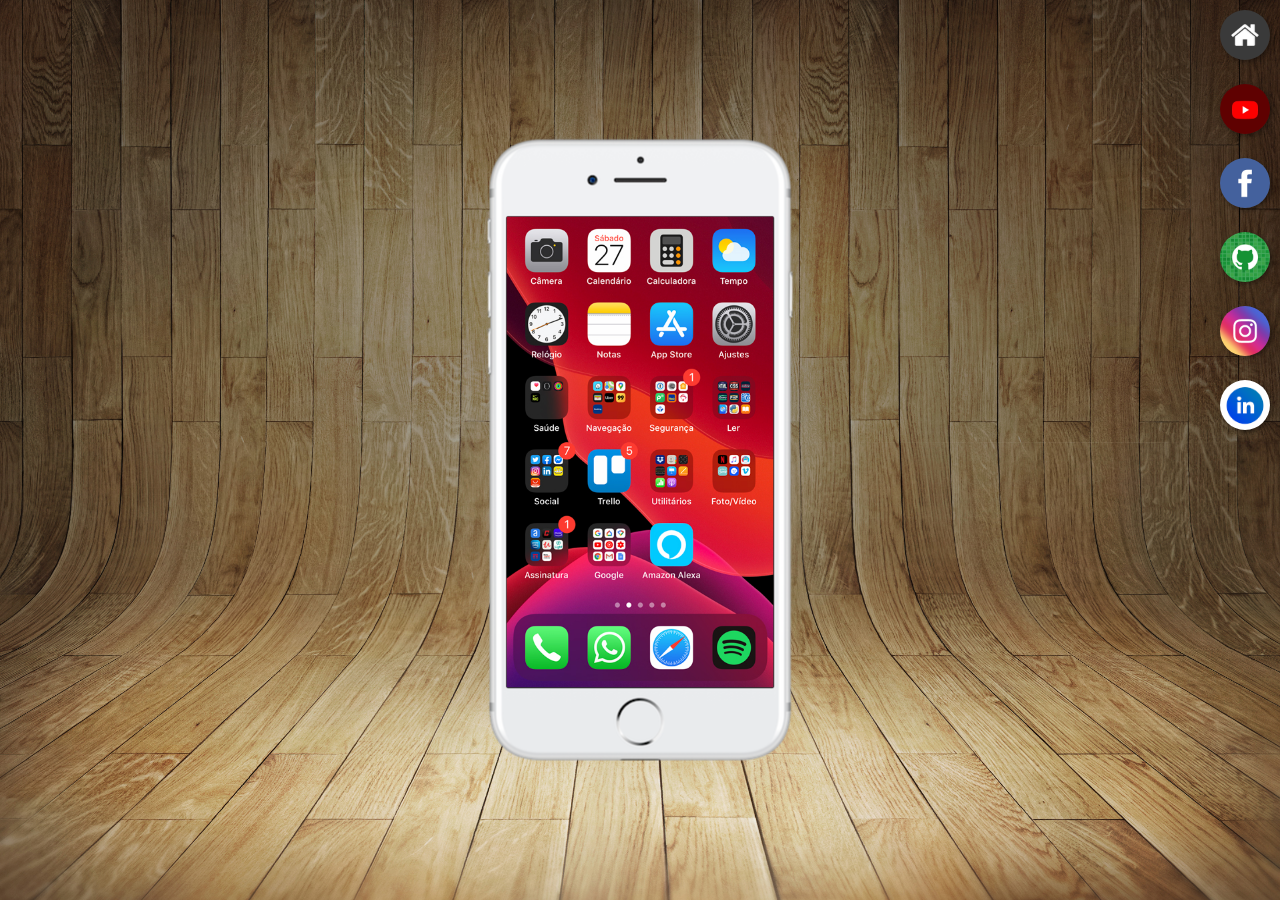
<file: index.html>
<!DOCTYPE html>
<html lang="pt-br">
<head>
    <meta charset="UTF-8">
    <meta name="viewport" content="width=device-width, initial-scale=1.0">
    <link rel="shortcut icon" href="favicon.ico" type="image/x-icon">
    <link rel="stylesheet" href="estilos/style.css">
    <title>Projeto Redes Sociais</title>
</head>
<body>
    <main>
        <section id="telefone">
            <iframe src="home.html" name="tela" id="tela" frameborder="0">
                Seu navegador não é compativel ou bloqueou o acesso.
            </iframe>            
        </section>
        <section id="redes-sociais">
            <a href="home.html" target="tela"><img src='imagens/logo-home.jpg' alt="Home"></a><br>
            <a href="youtube.html" target="tela"><img src="imagens/logo-youtube.jpg" alt="YouTube"></a><br>
            <a href="facebook.html" target="tela"><img src="imagens/logo-facebook.jpg" alt="Facebook"></a><br>
            <a href="github.html" target="tela"><img src="imagens/logo-github.jpg" alt="GitHub"></a><br>
            <a href="instagram.html" target="tela"><img src="imagens/logo-instagram.jpg" alt="Instagram"></a><br>
            <a href="linkedin.html" target="tela"><img src="imagens/logo-linkedin.png" alt="LinkedIn"></a><br>
            
                    
        </section>
    </main>
</body>
</html>
</file>
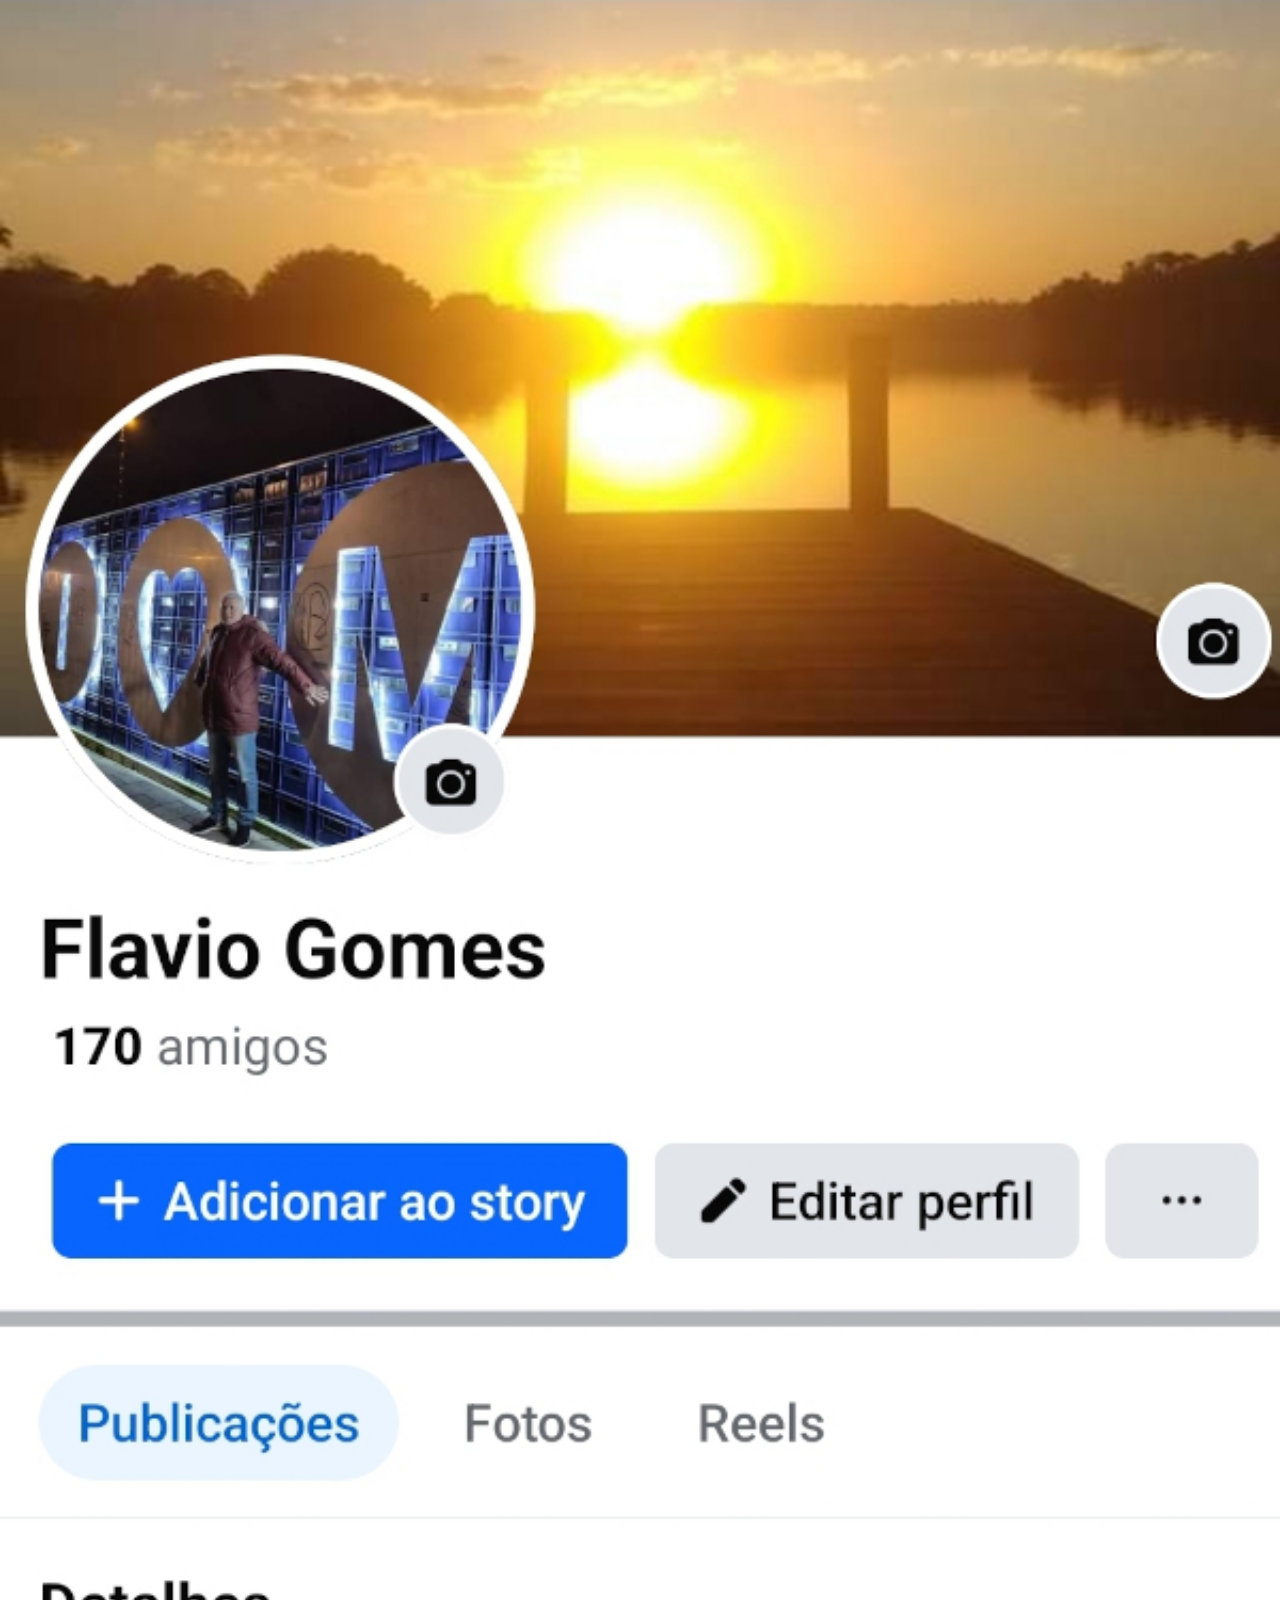
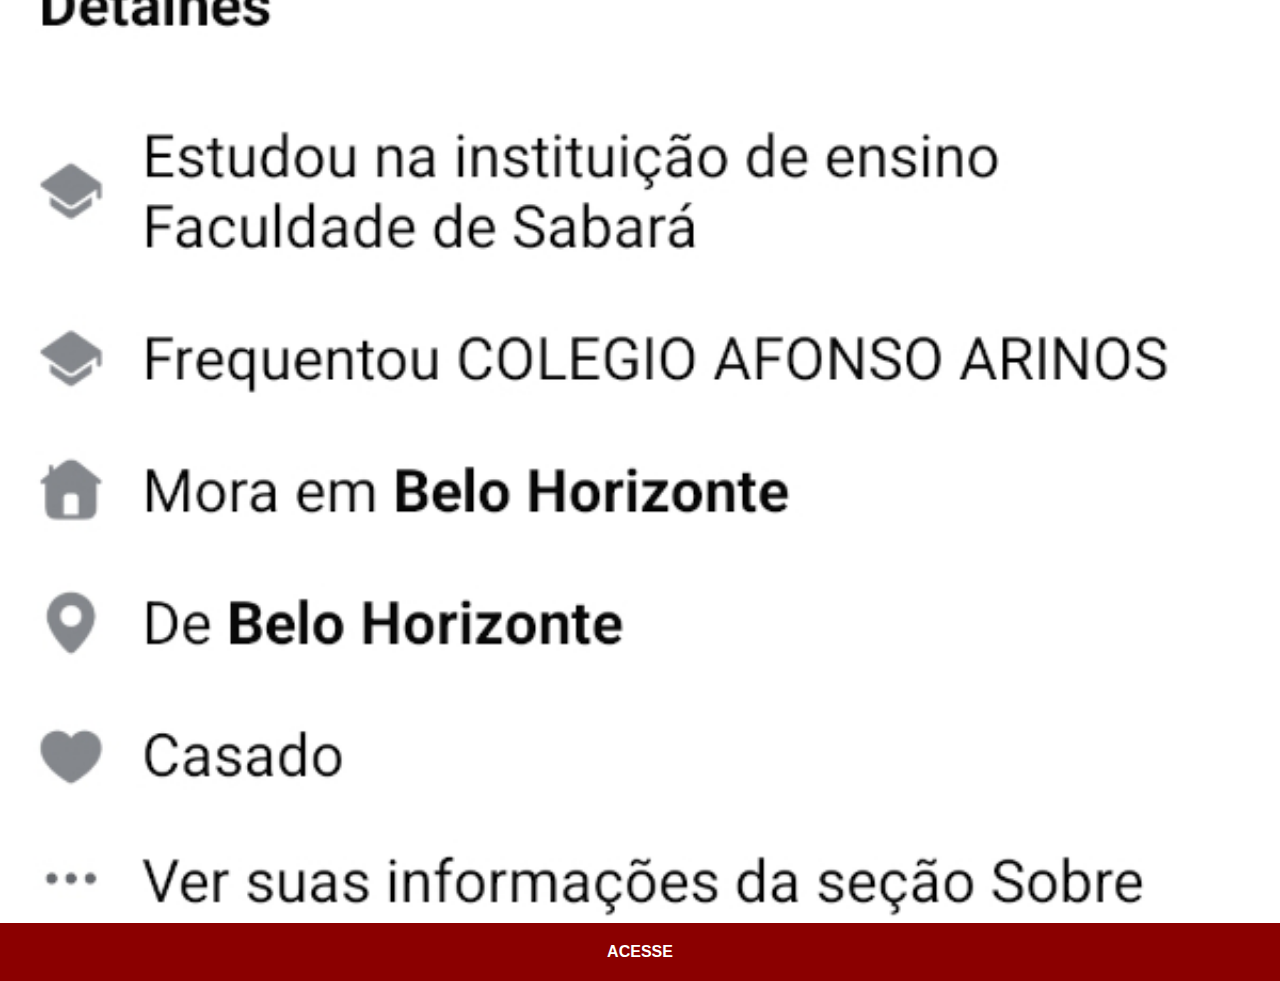
<file: facebook.html>
<!DOCTYPE html>
<html lang="pt-br">
<head>
    <meta charset="UTF-8">
    <meta name="viewport" content="width=device-width, initial-scale=1.0">
    <title>Facebook</title>
    <link rel="stylesheet" href="estilos/social.css">
</head>
<body>
    <img src="imagens/tela-facebook.jpg" alt="Facebook">
    <a href="https://www.facebook.com/flavio.gomes.58910" target="_blank">ACESSE</a>
    
</body>
</html>
</file>
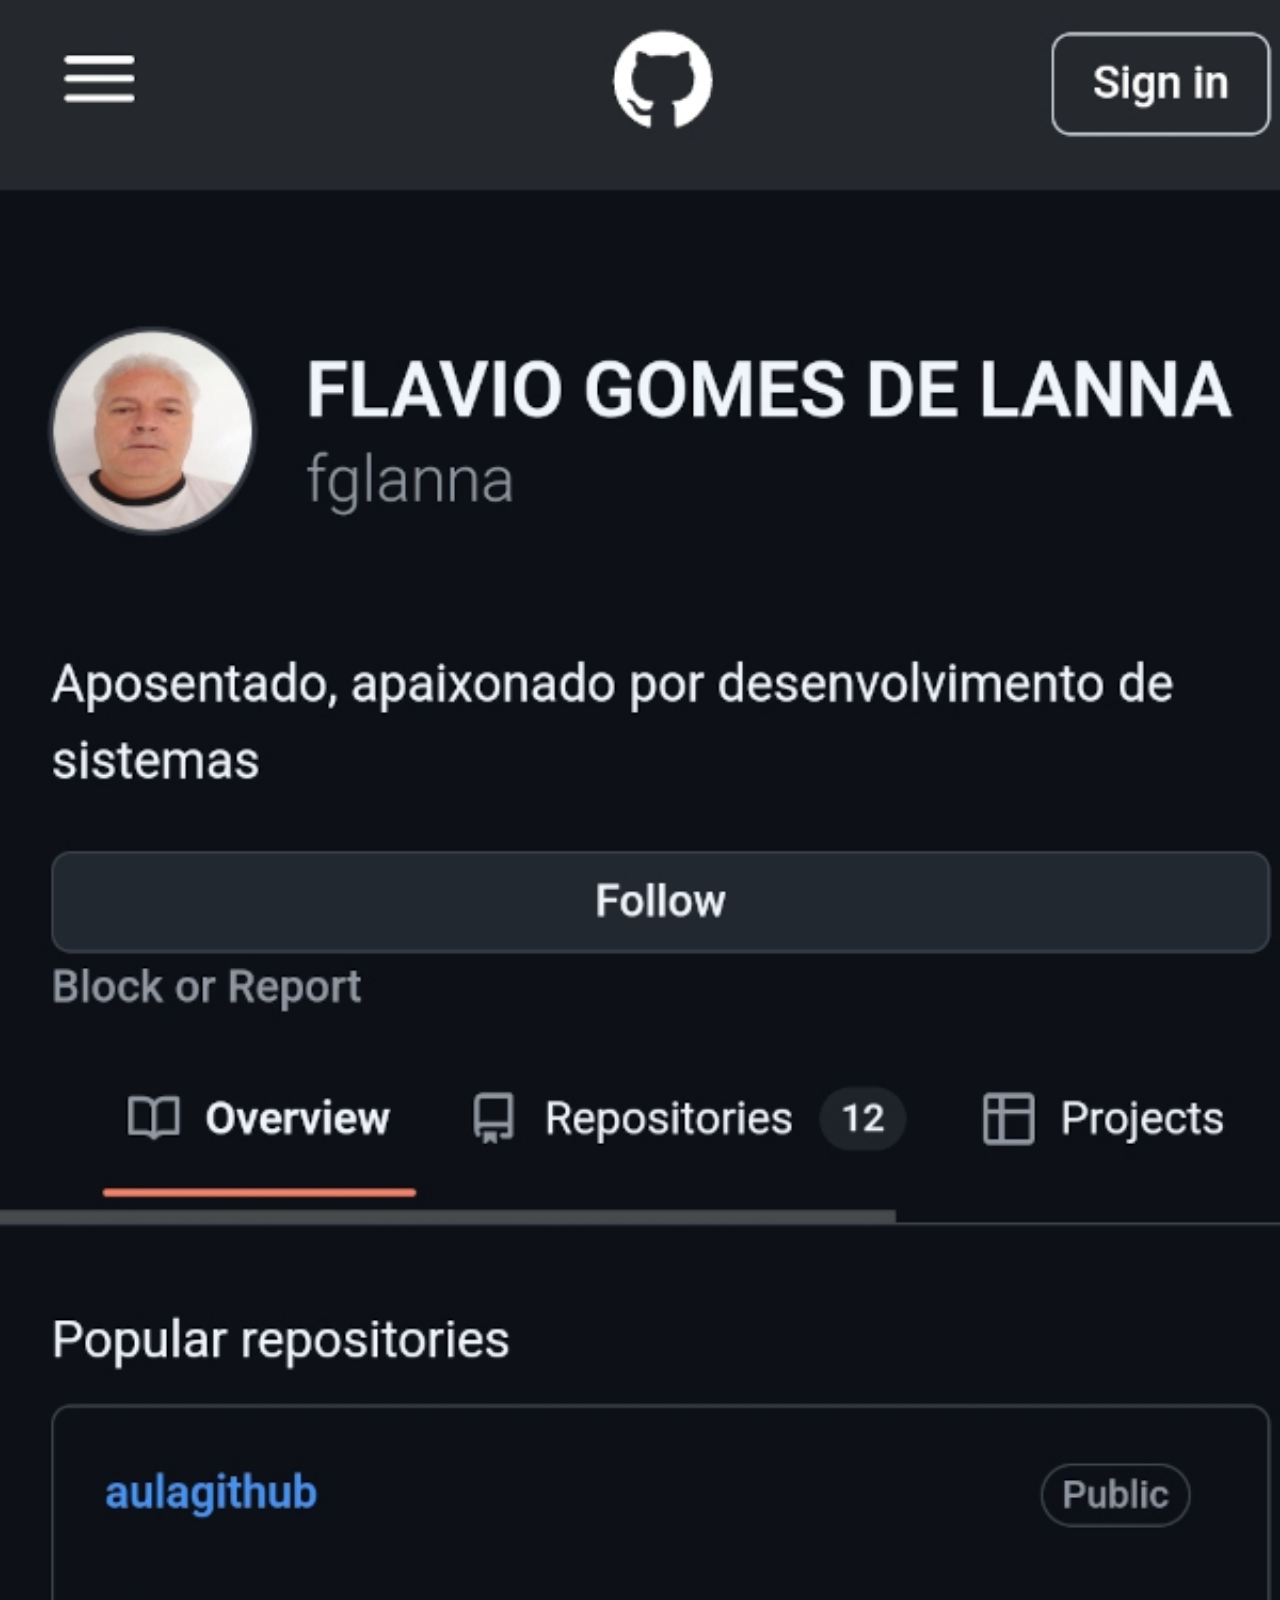
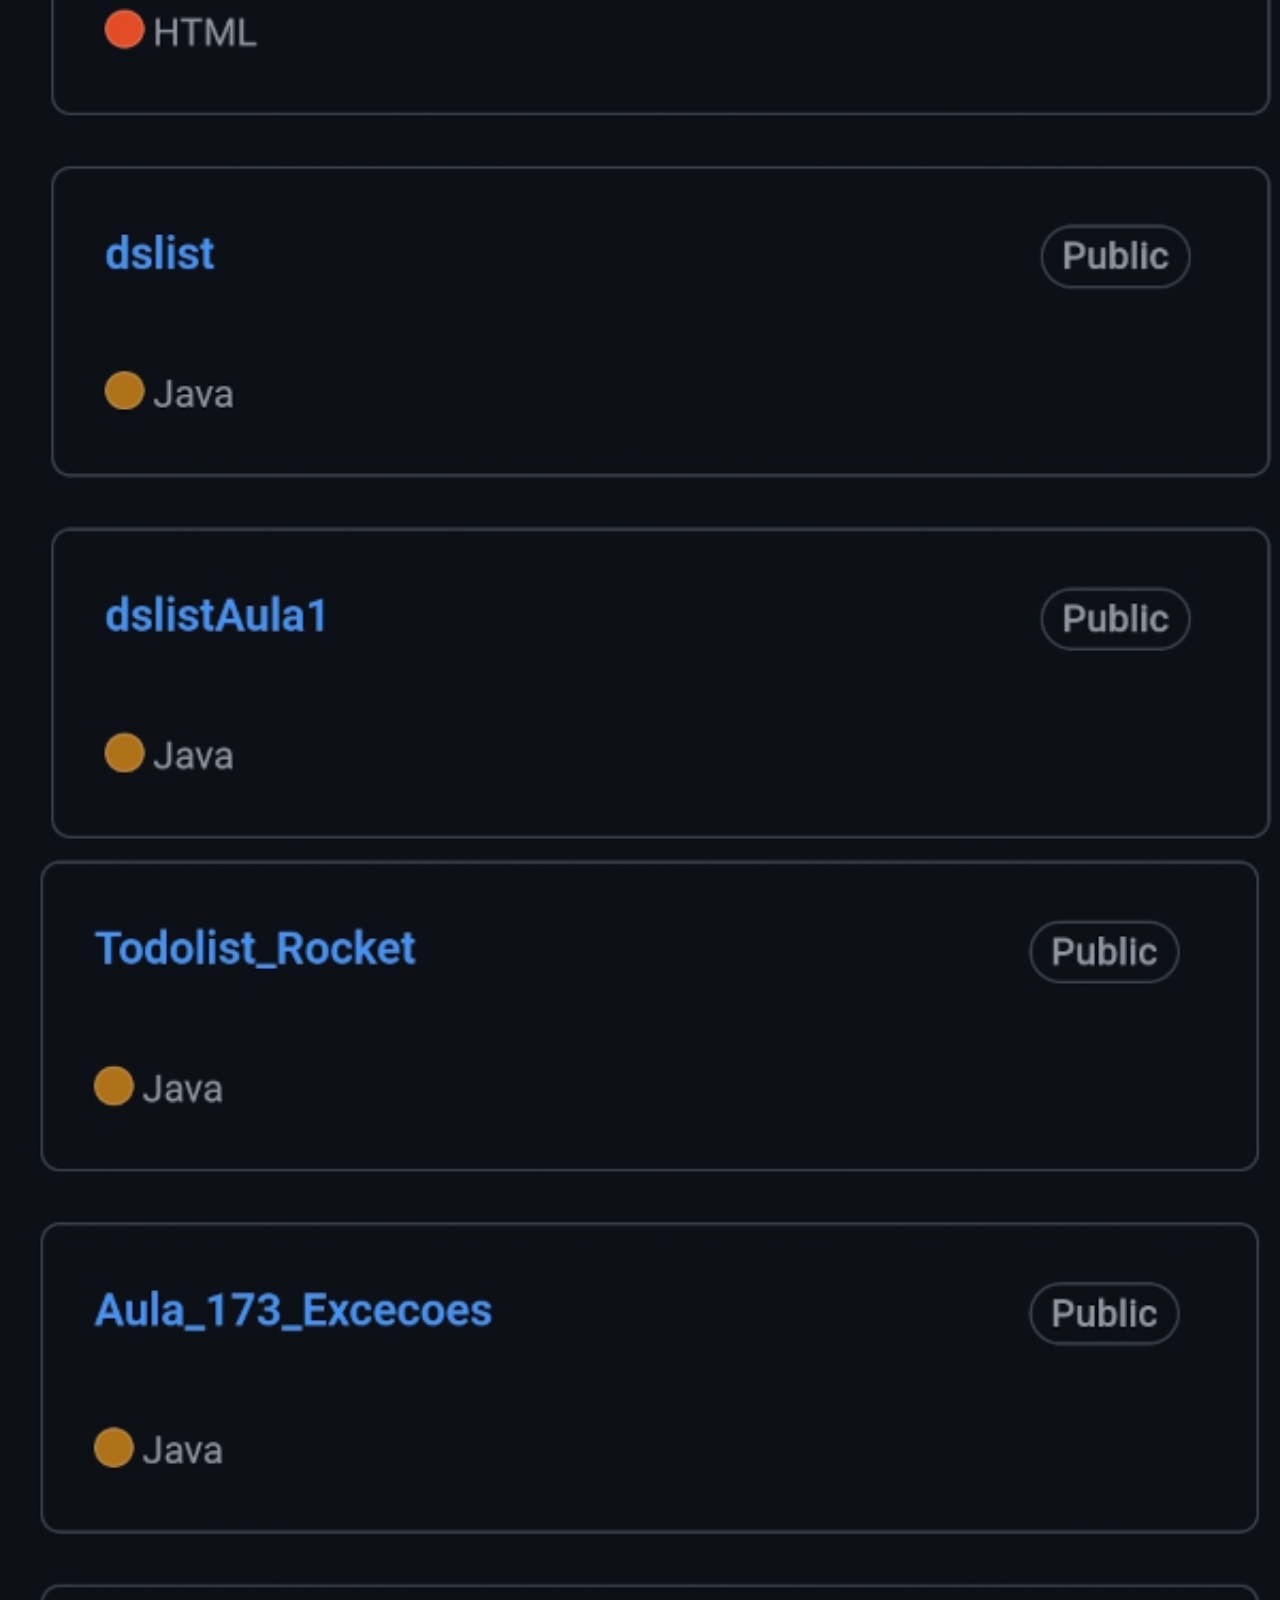
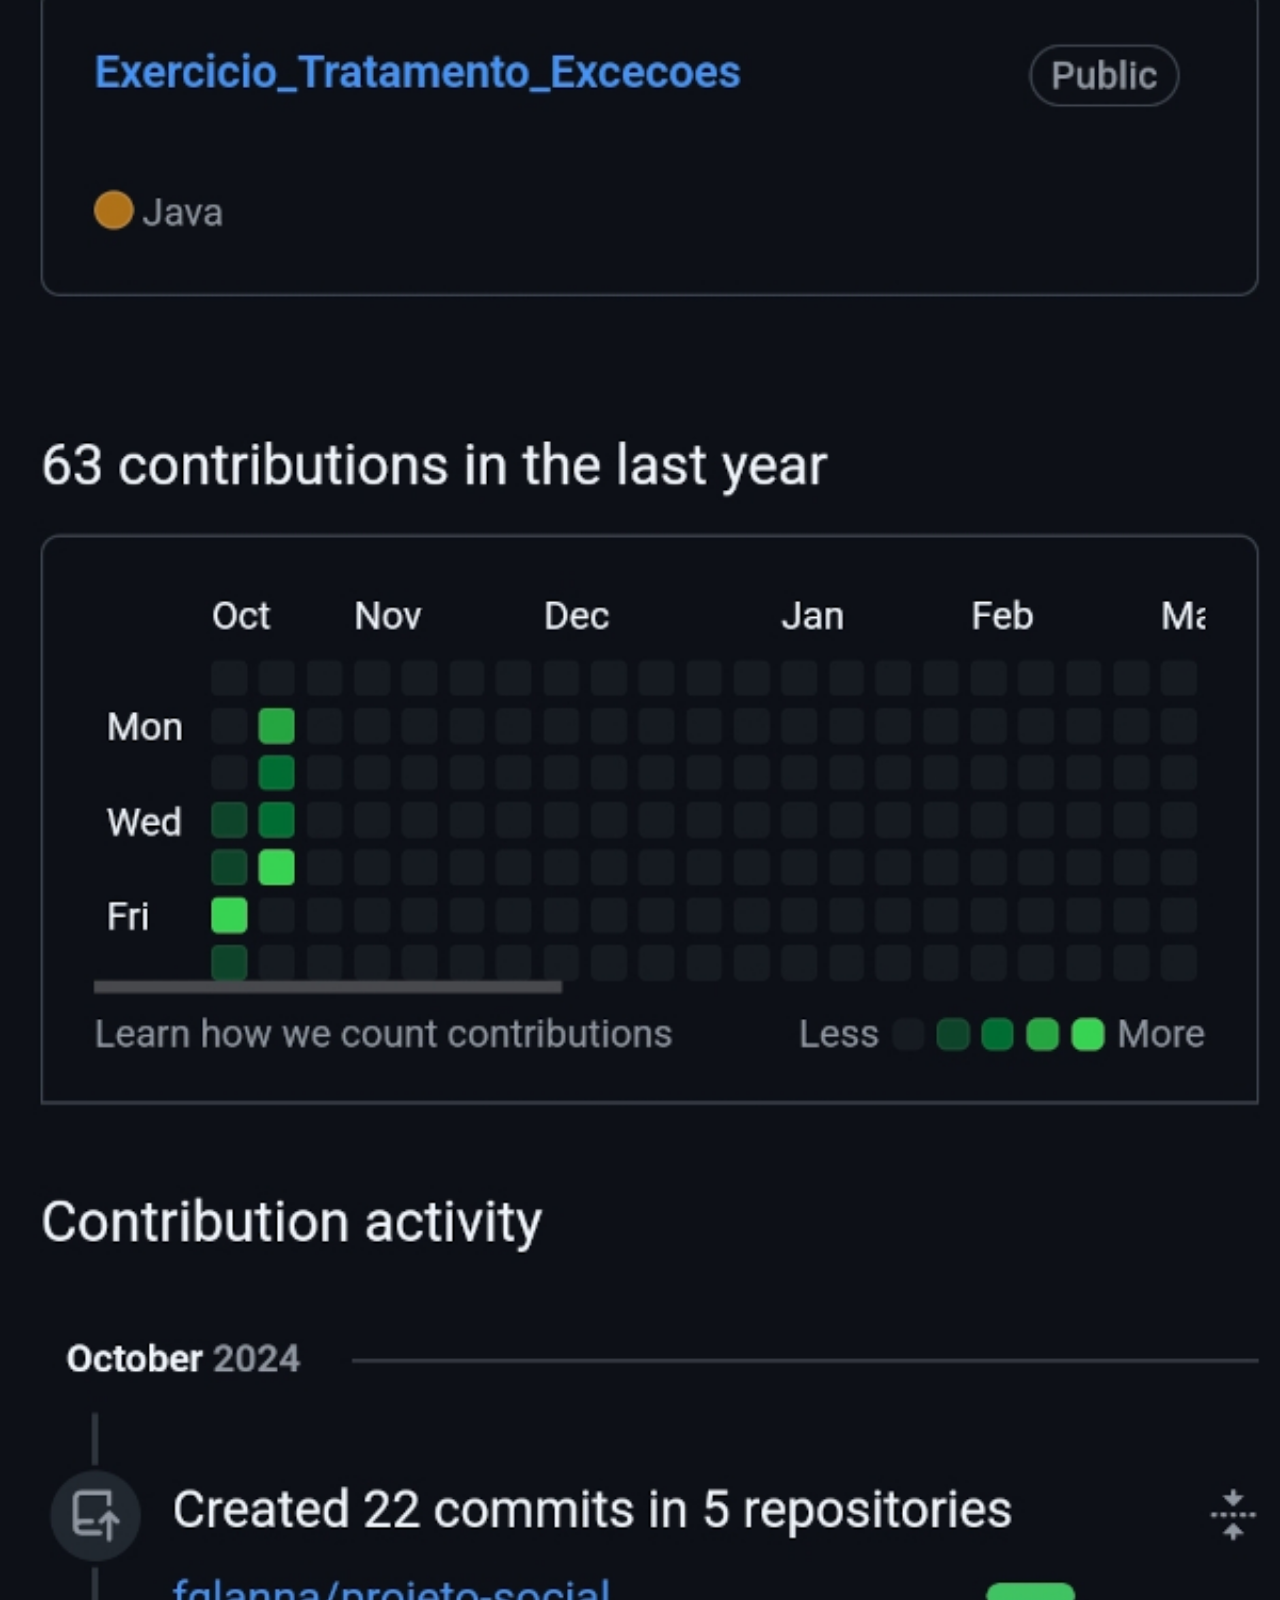
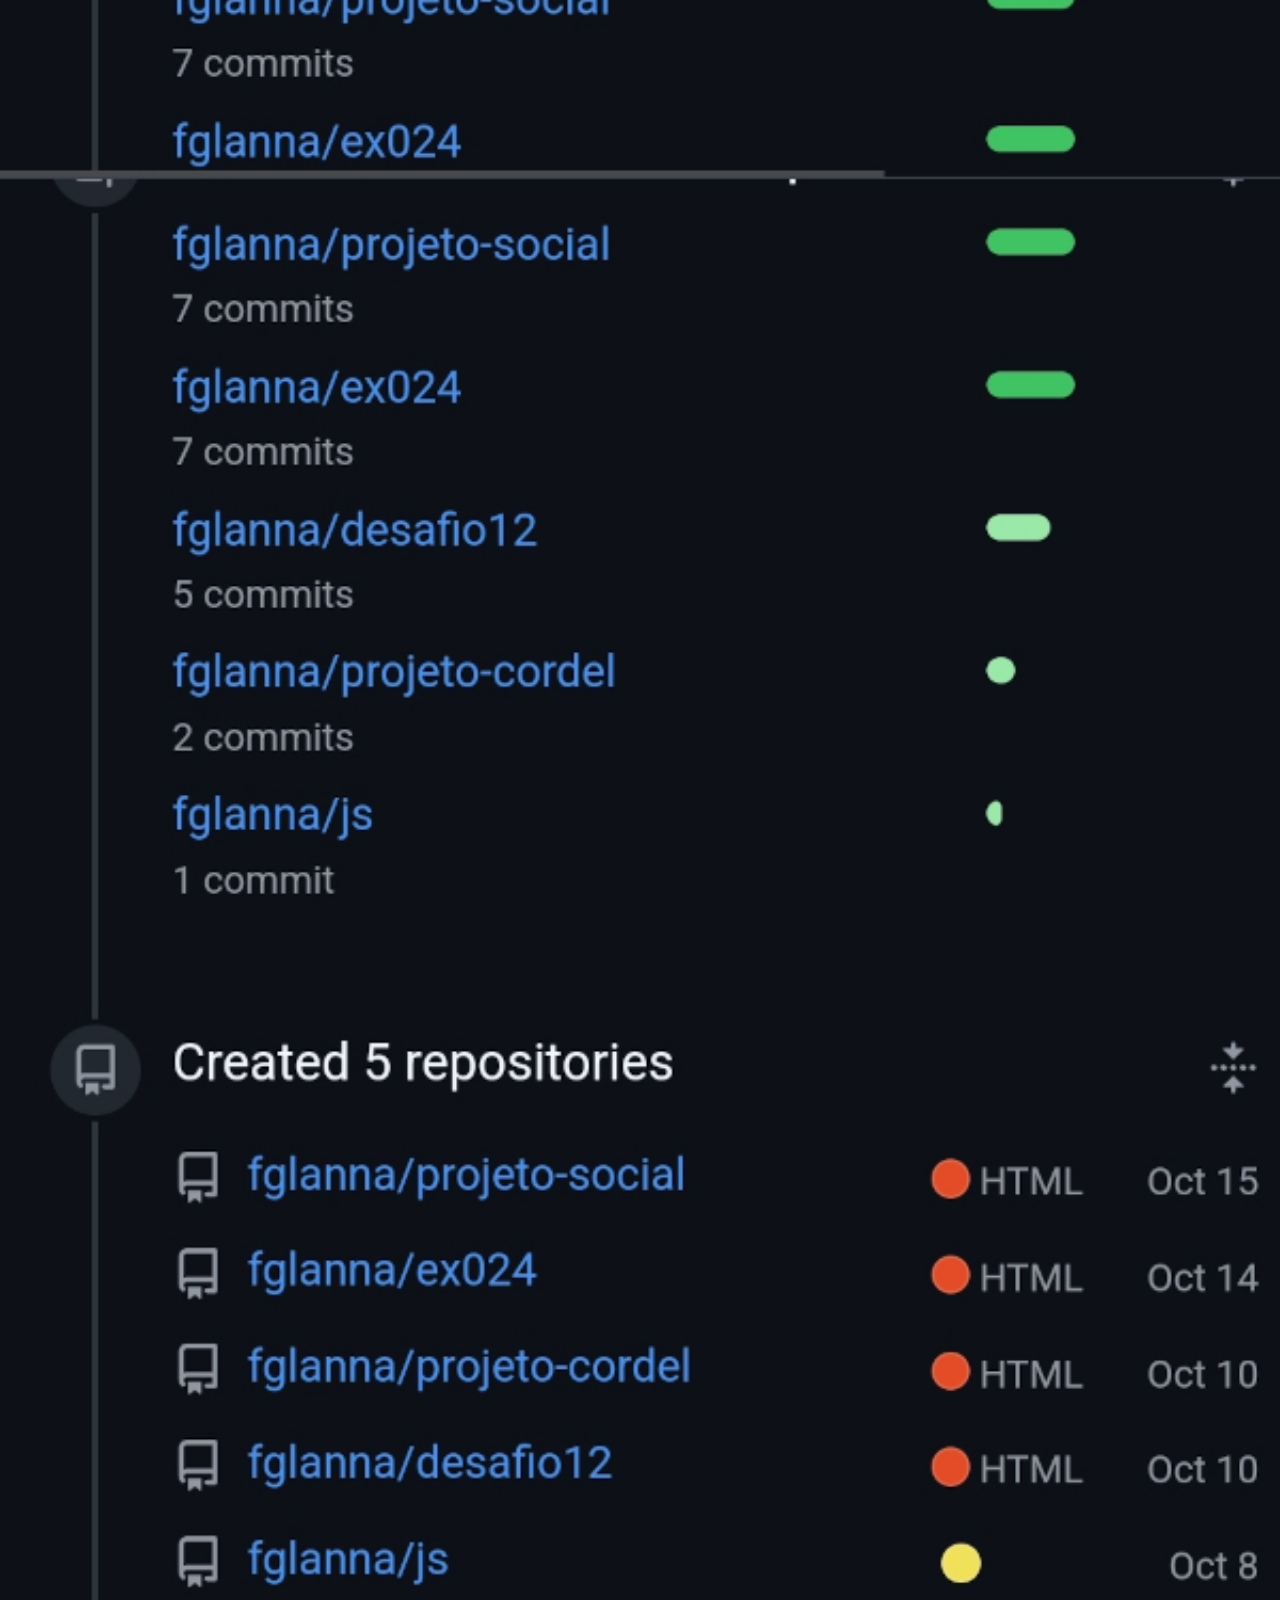
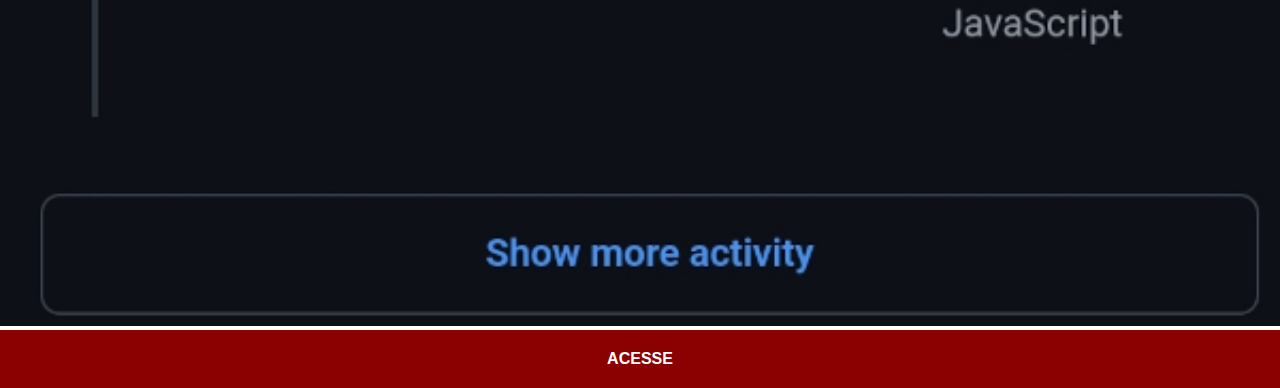
<file: github.html>
<!DOCTYPE html>
<html lang="pt-br">
<head>
    <meta charset="UTF-8">
    <meta name="viewport" content="width=device-width, initial-scale=1.0">
    <title>GitHub</title>
    <link rel="stylesheet" href="estilos/social.css">
</head>
<body>
    <img src="imagens/tela-github.jpg" alt="GitHub">
    <a href="https://github.com/fglanna" target="_blank">ACESSE</a>
    
</body>
</html>
</file>
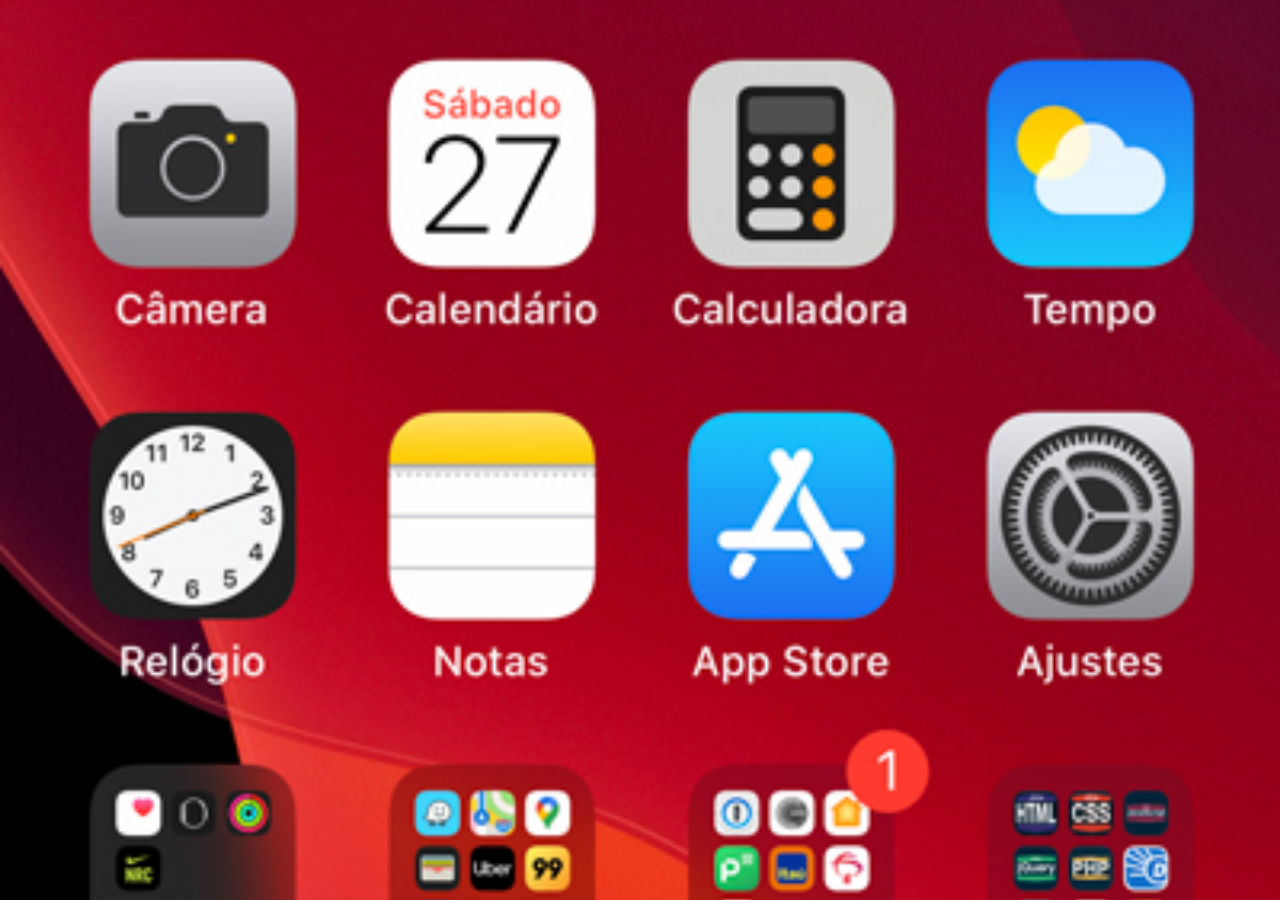
<file: home.html>
<!DOCTYPE html>
<html lang="pt-br">
<head>
    <meta charset="UTF-8">
    <meta name="viewport" content="width=device-width, initial-scale=1.0">
    <title>Home</title>
</head>
<style>
    * {
        margin: 0px;
        padding: 0px;
        
    }

    body {
        width: 100vw;
        height: 100vh;
        background: black url('imagens/tela-home.jpg') no-repeat top center;
        background-size: cover;
    }
</style>
<body>
    
</body>
</html>
</file>
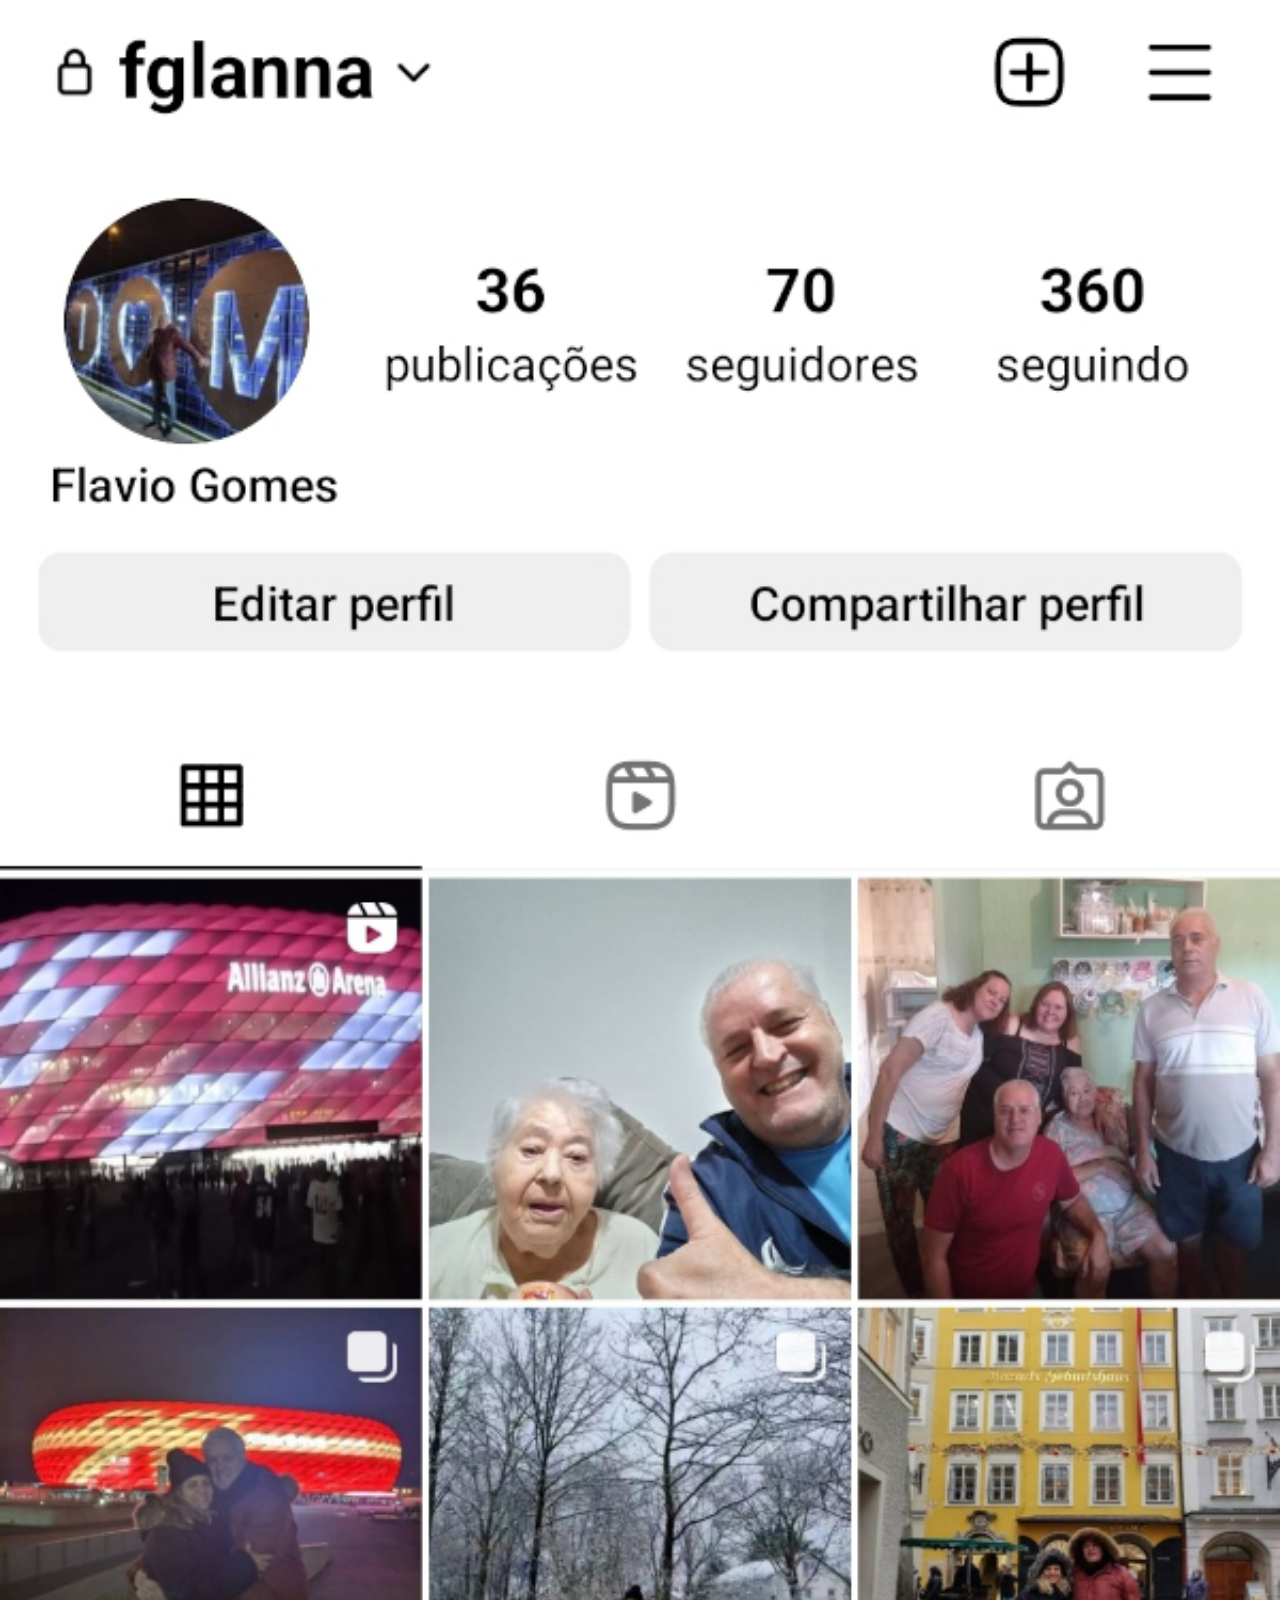
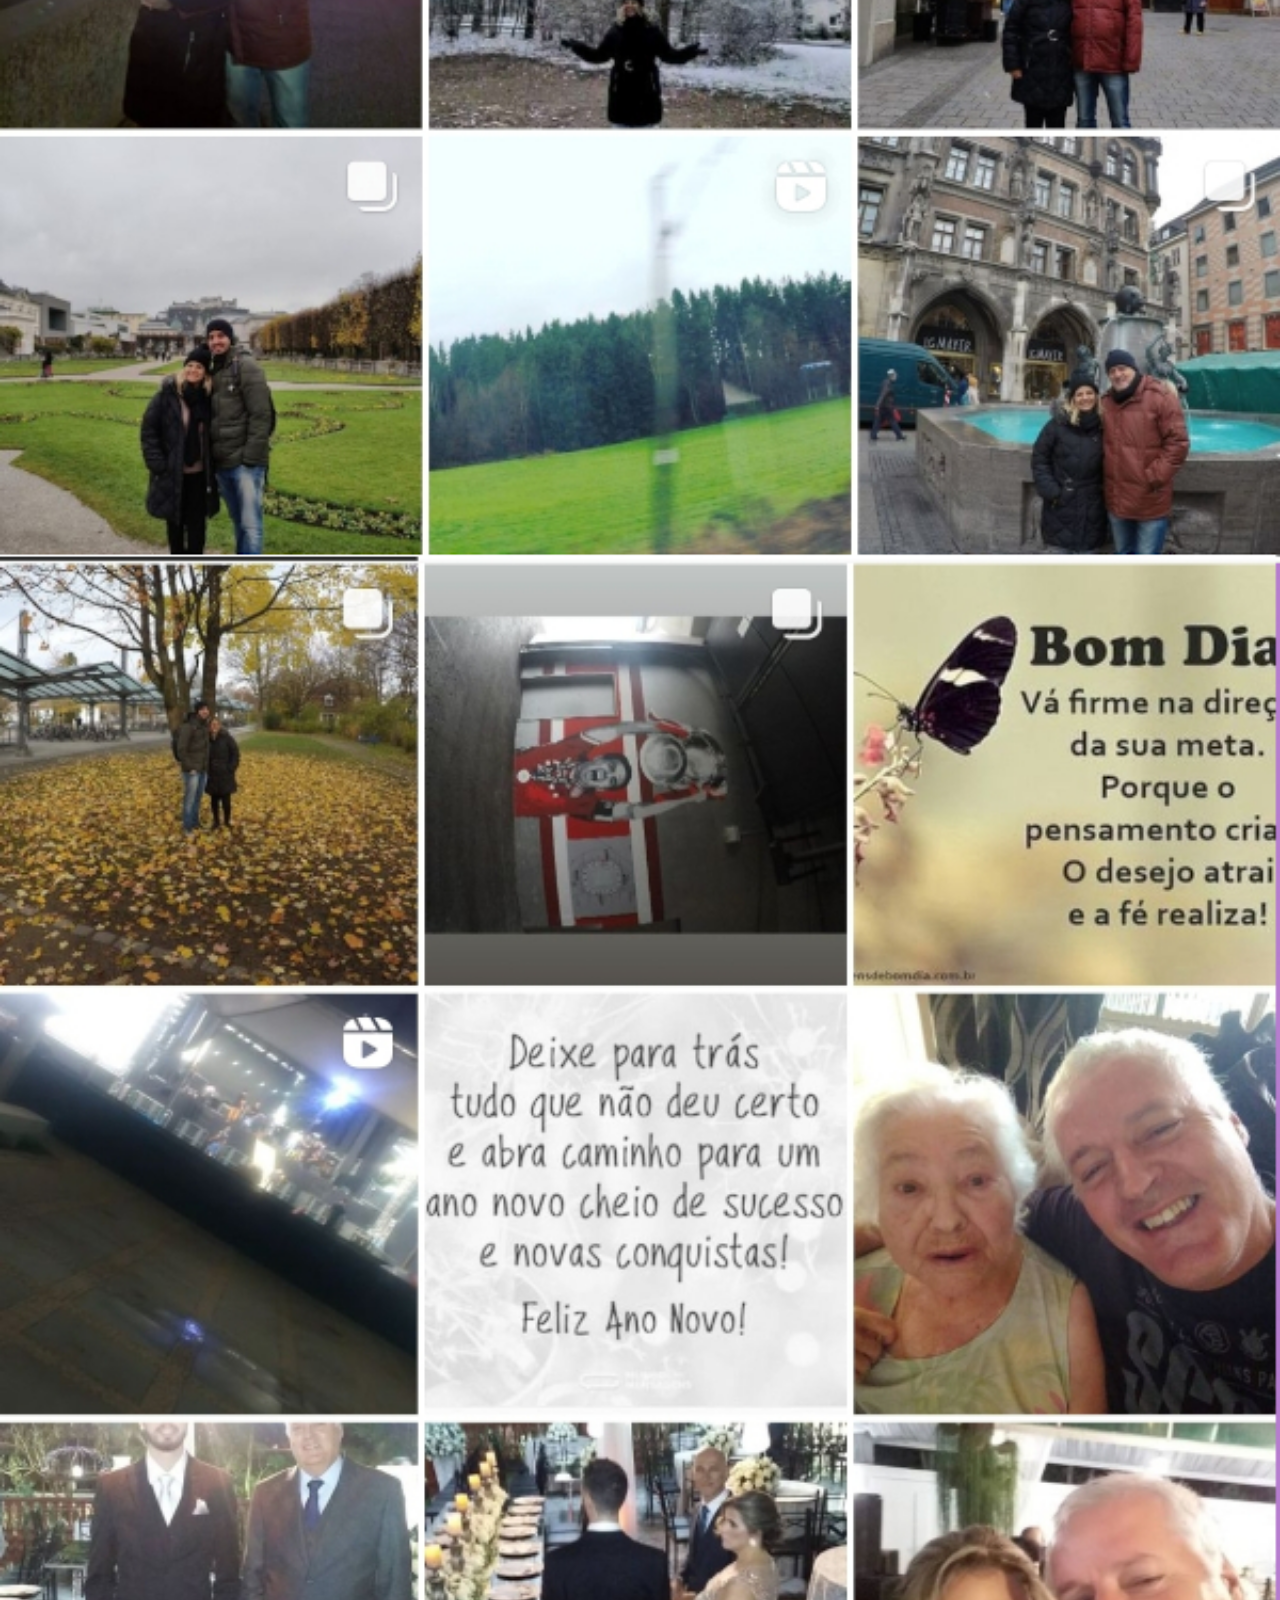
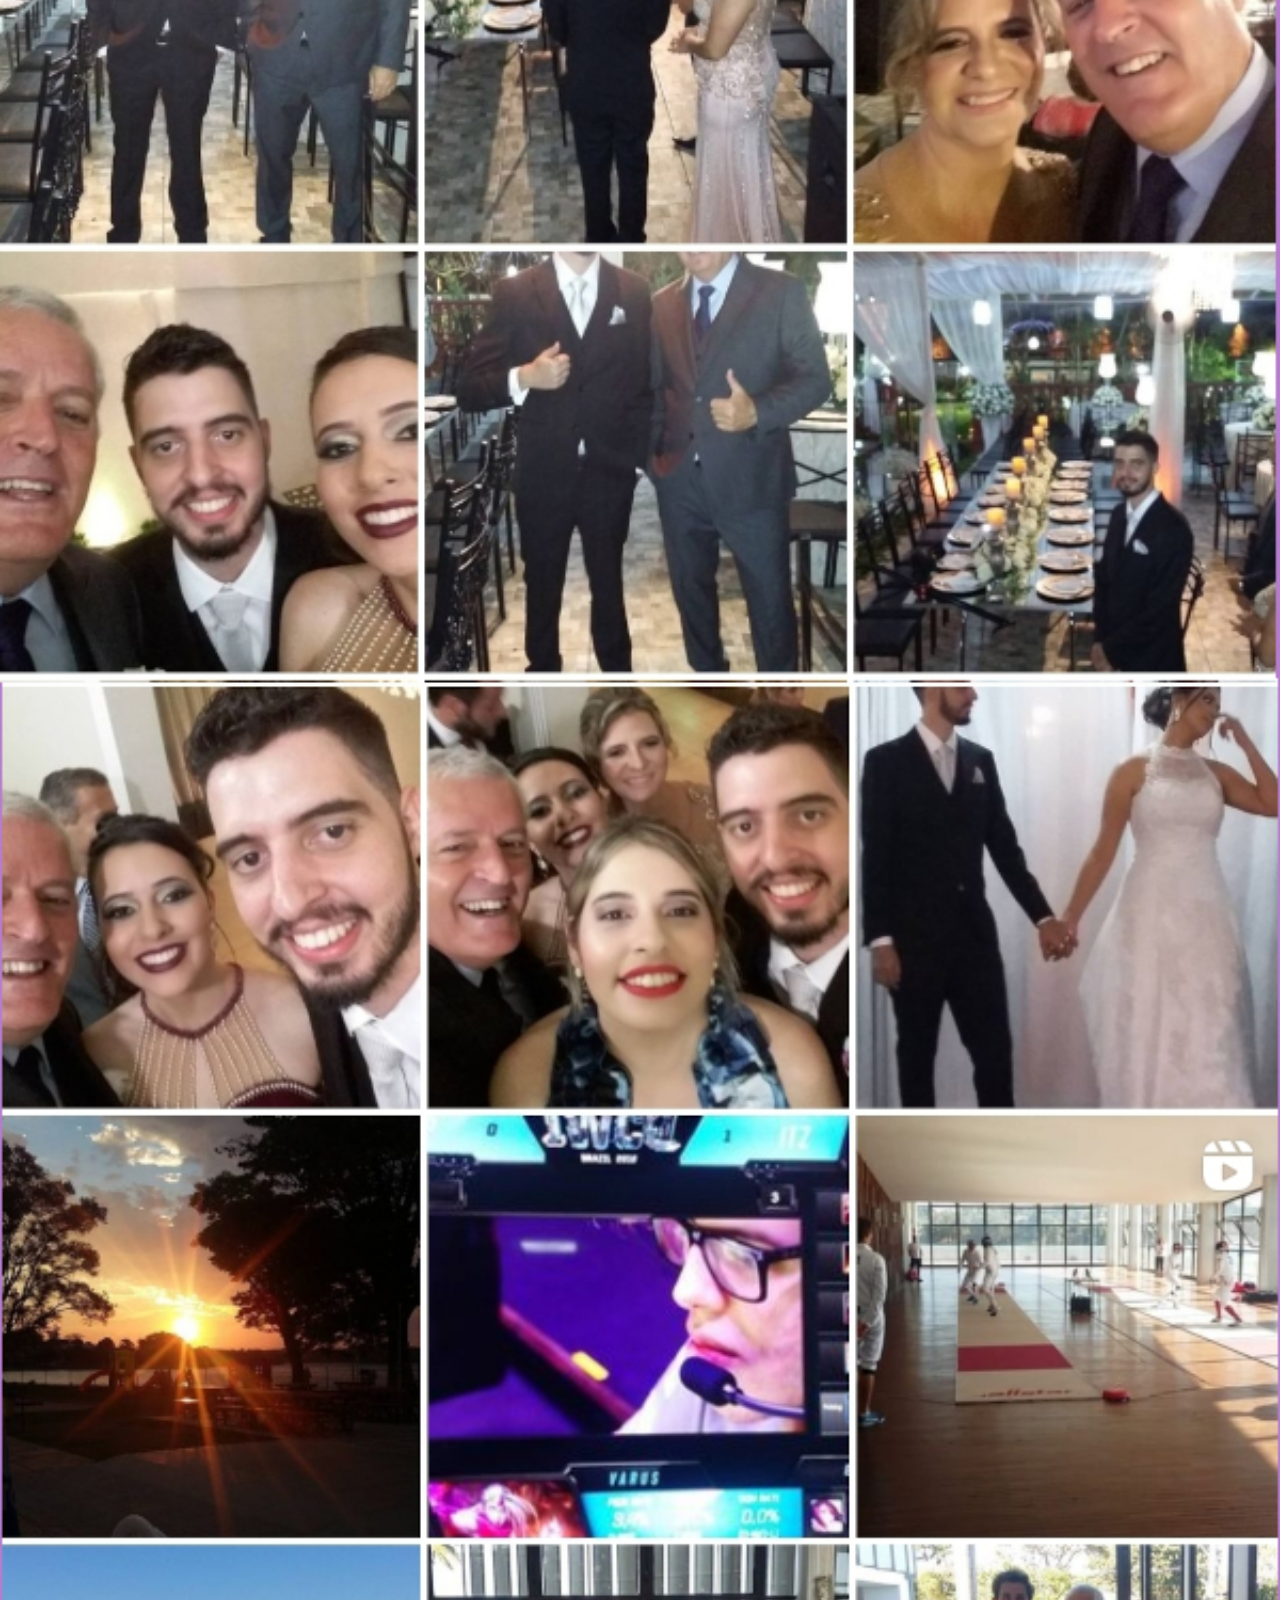
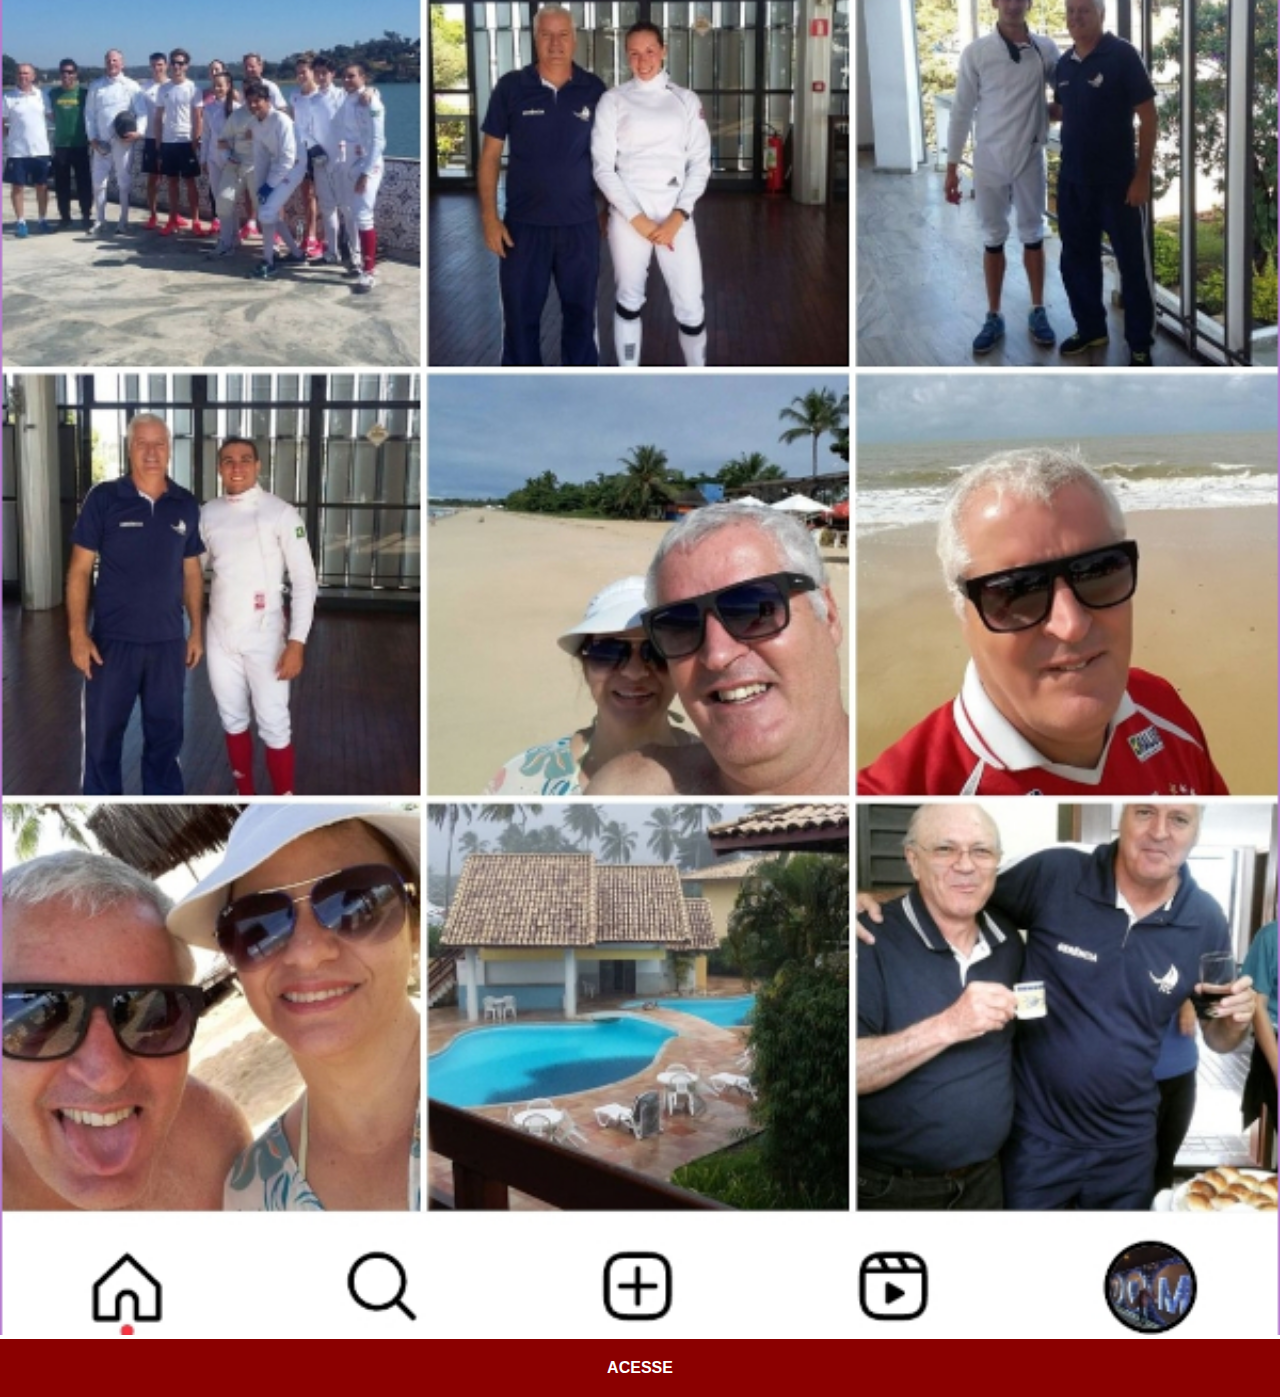
<file: instagram.html>
<!DOCTYPE html>
<html lang="pt-br">
<head>
    <meta charset="UTF-8">
    <meta name="viewport" content="width=device-width, initial-scale=1.0">
    <title>Instagram</title>
    <link rel="stylesheet" href="estilos/social.css">

</head>
<body>
    <img src="imagens/tela-instagram.jpg" alt="Instagram">
    <a href="https://www.instagram.com/fglanna" target="_blank">ACESSE</a>
</body>
</html>
</file>
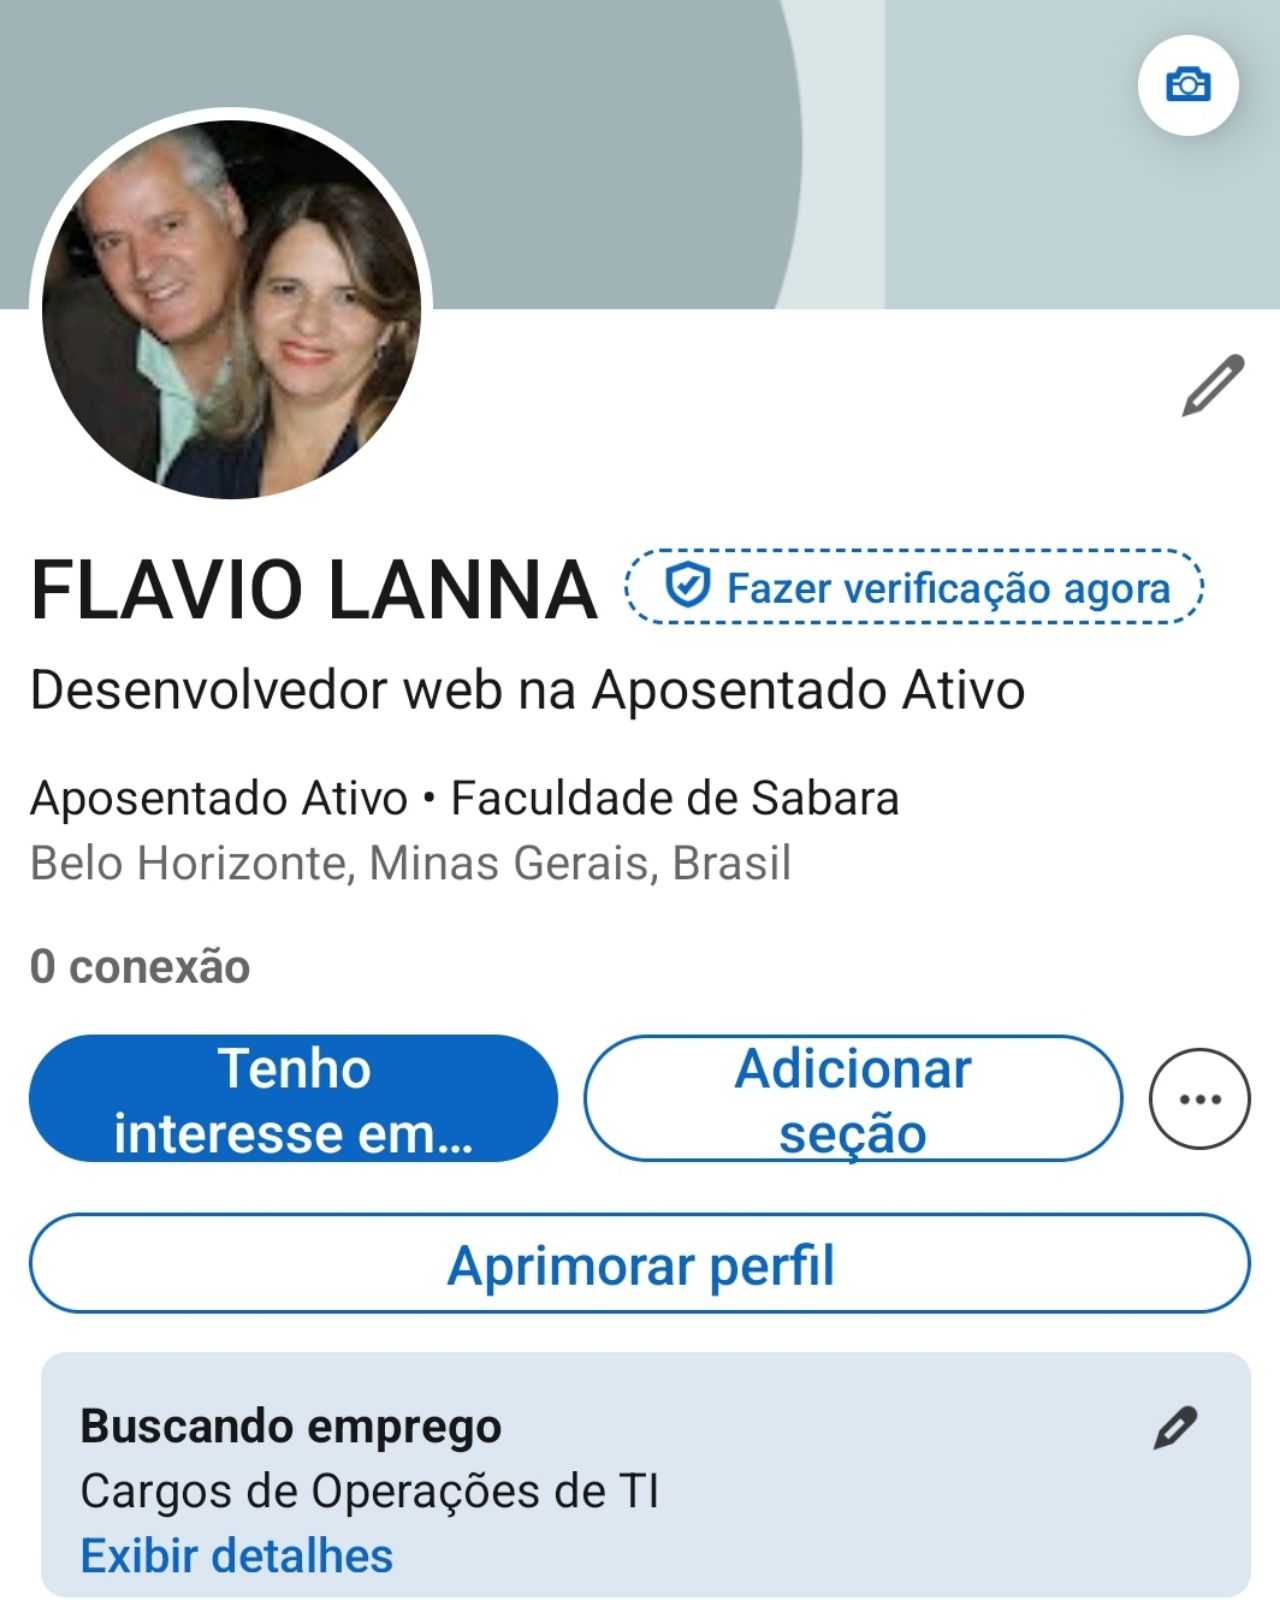
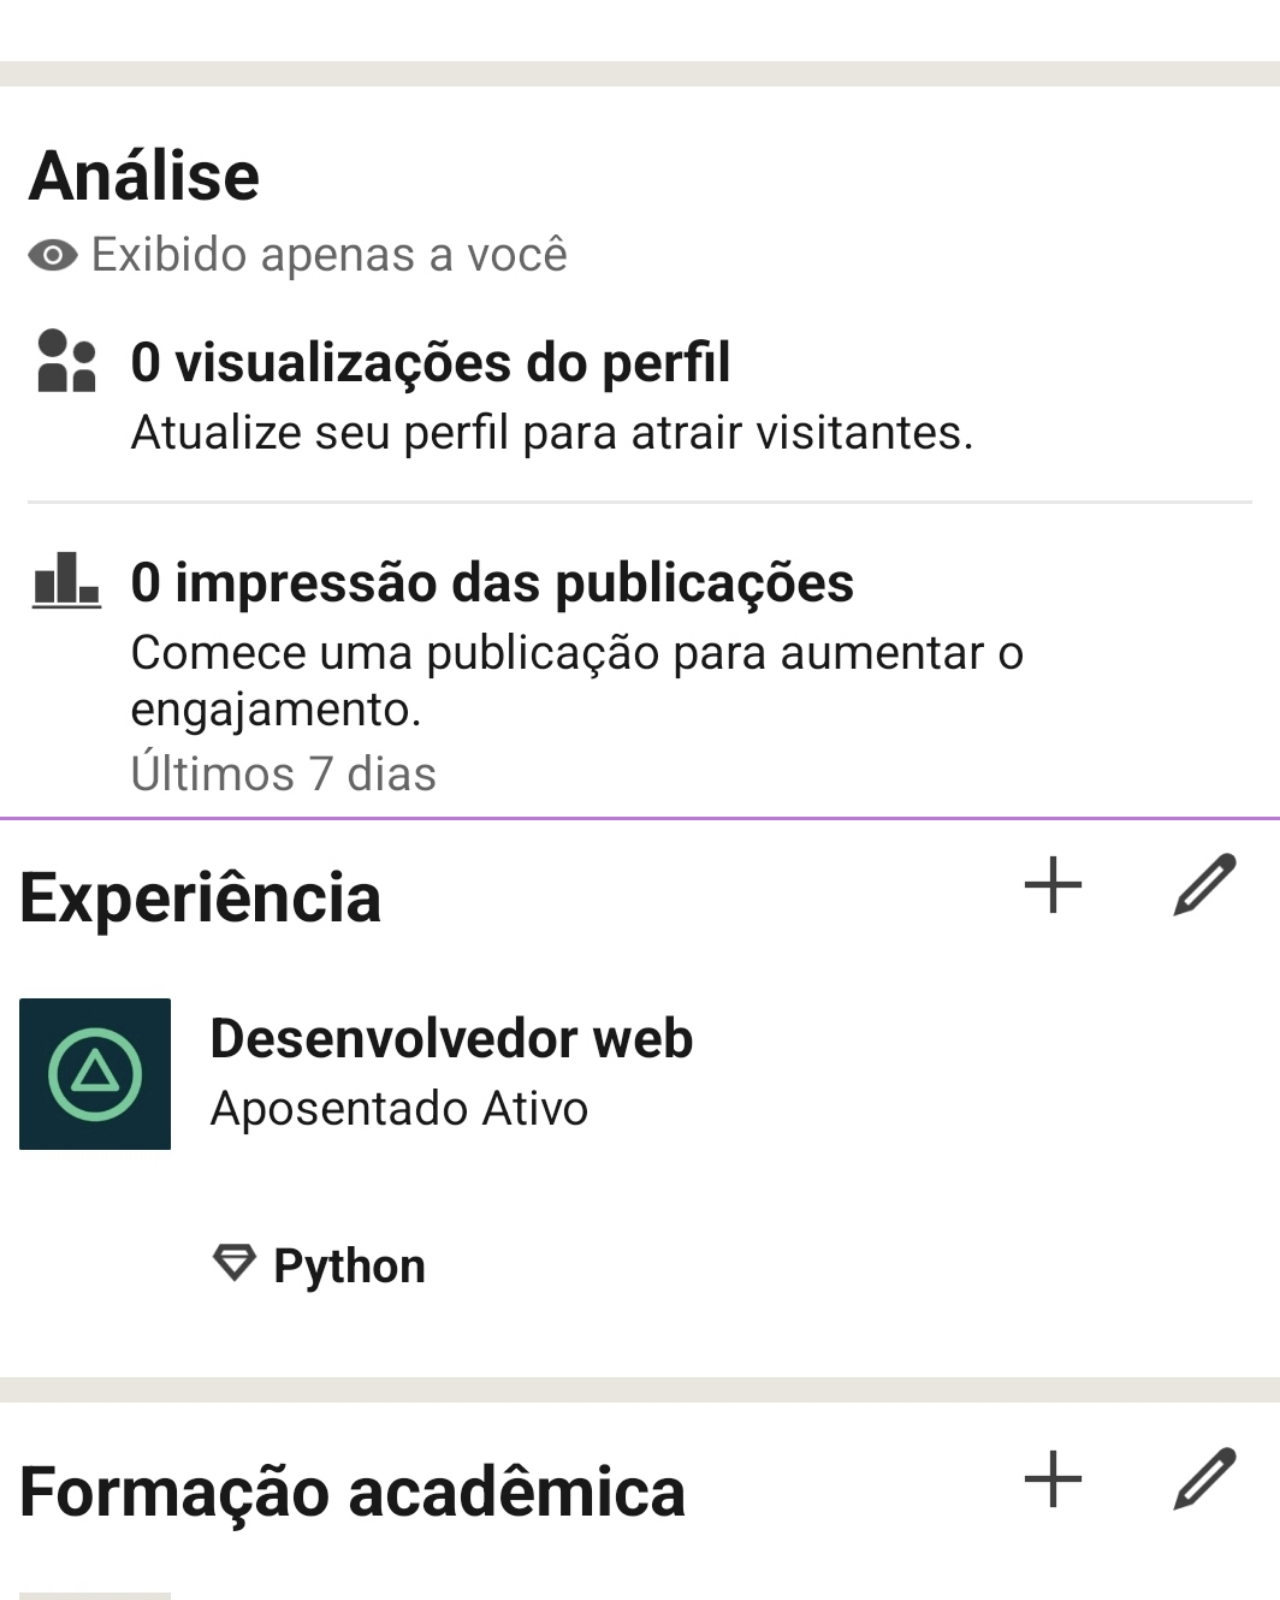
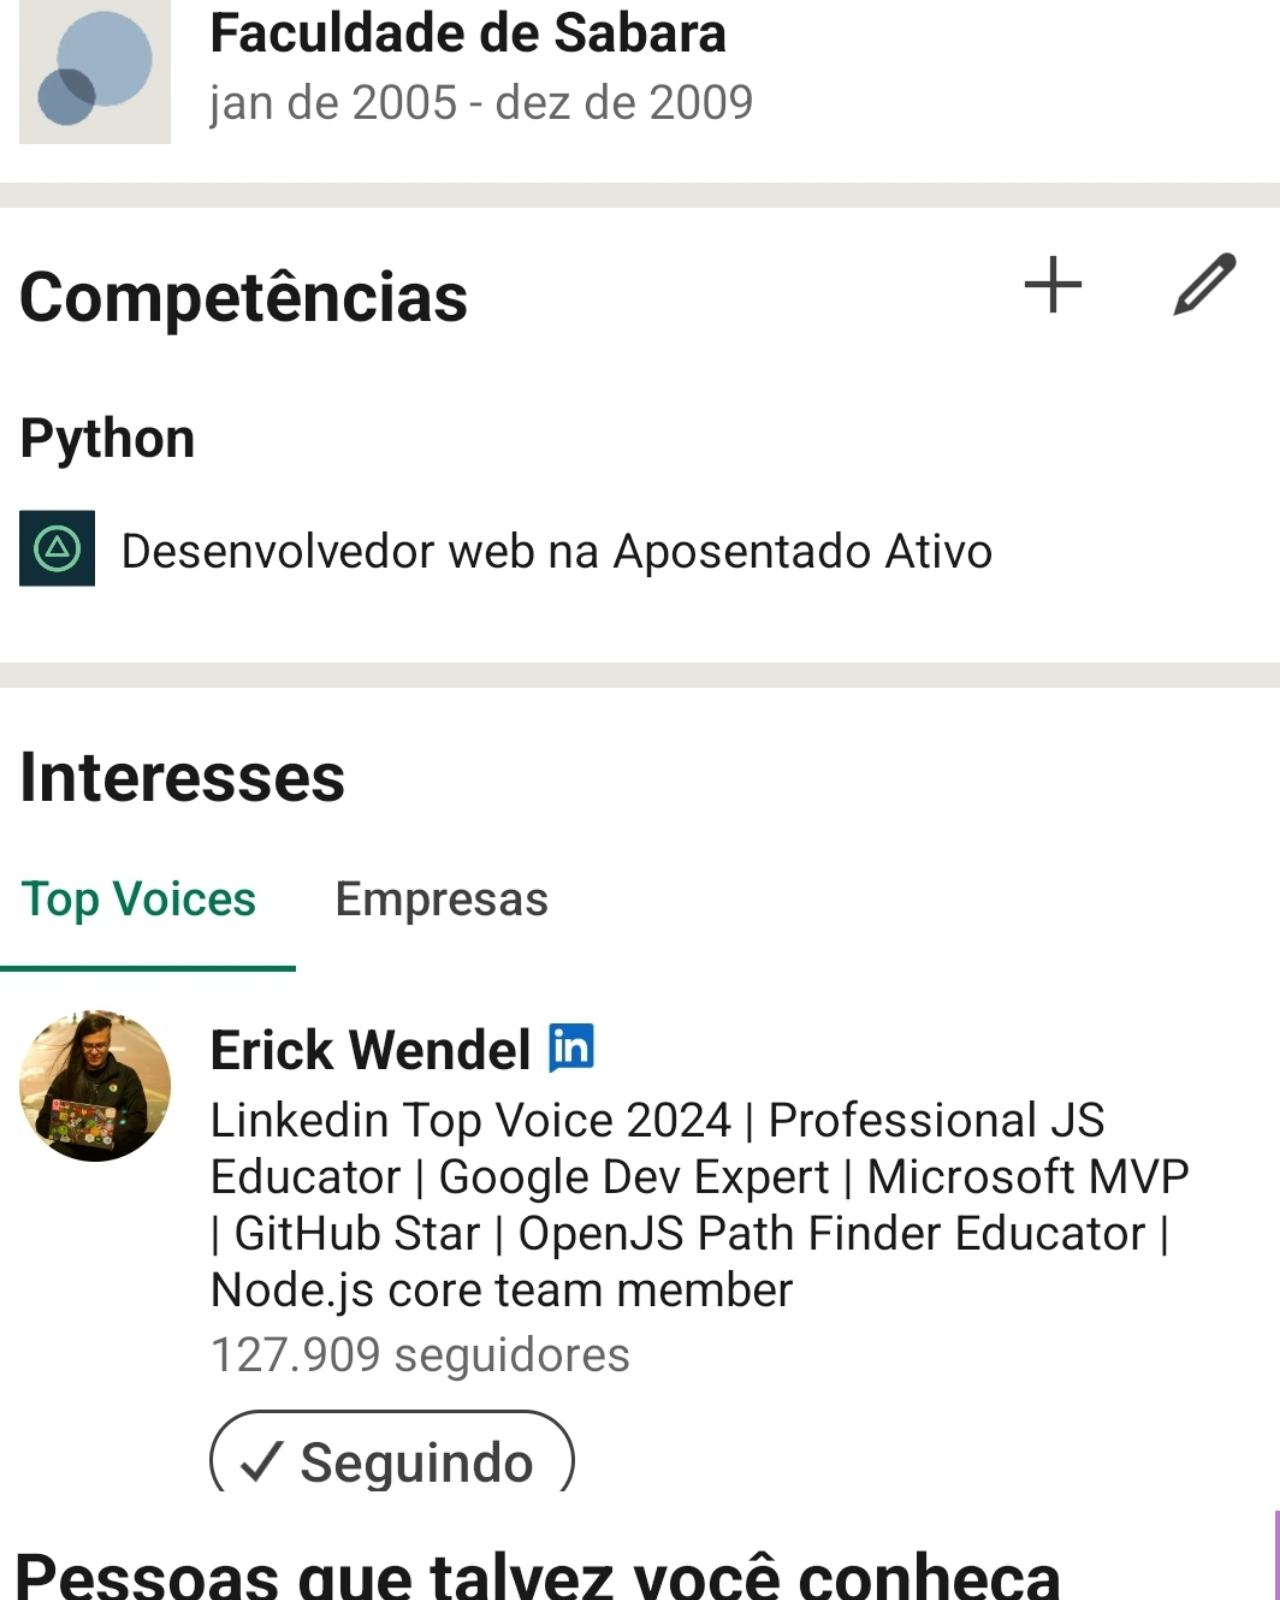
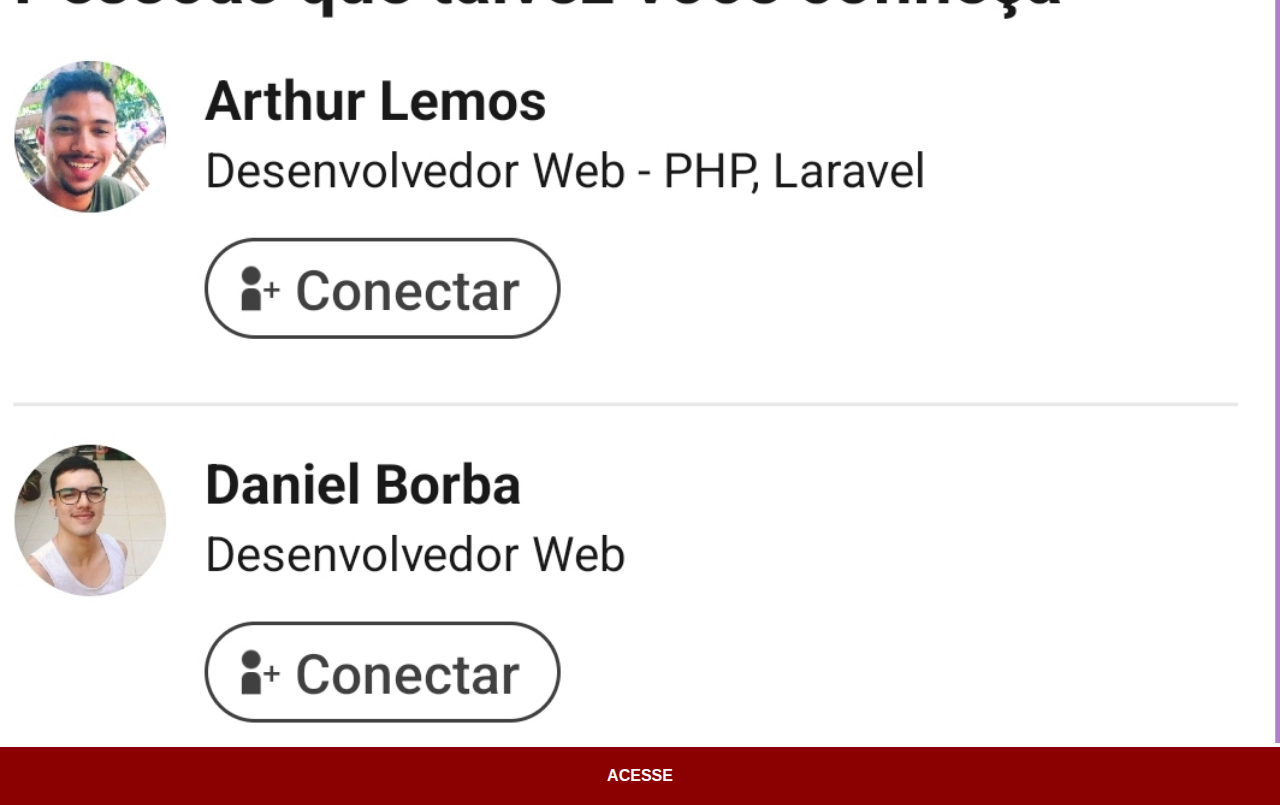
<file: linkedin.html>
<!DOCTYPE html>
<html lang="pt-br">
<head>
    <meta charset="UTF-8">
    <meta name="viewport" content="width=device-width, initial-scale=1.0">
    <title>LinkedIn</title>
    <link rel="stylesheet" href="estilos/social.css">
</head>
<body>
    <img src="imagens/tela-linkedin.jpg" alt="LinkedIn">
    <a href="https://www.linkedin.com/in/flavio-lanna-3003b432a/" target="_blank">ACESSE</a>    
</body>
</html>
</file>
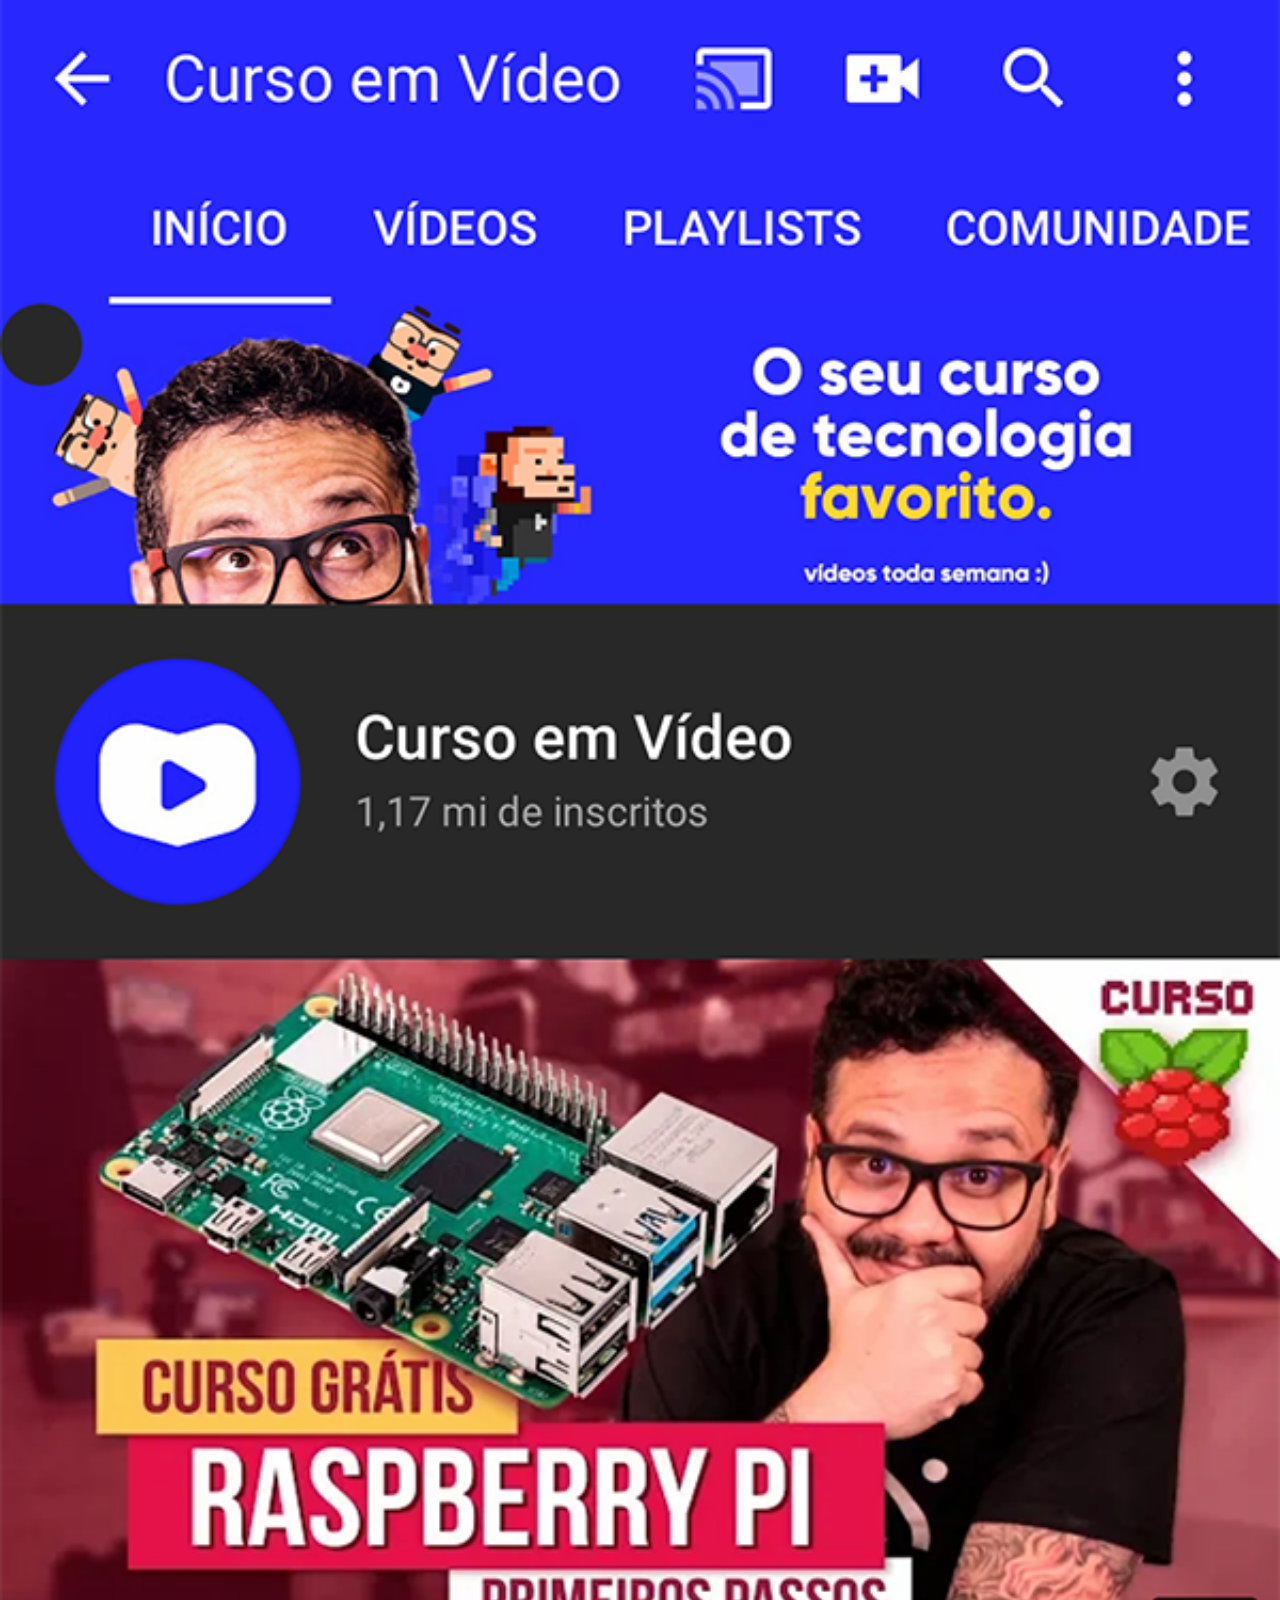
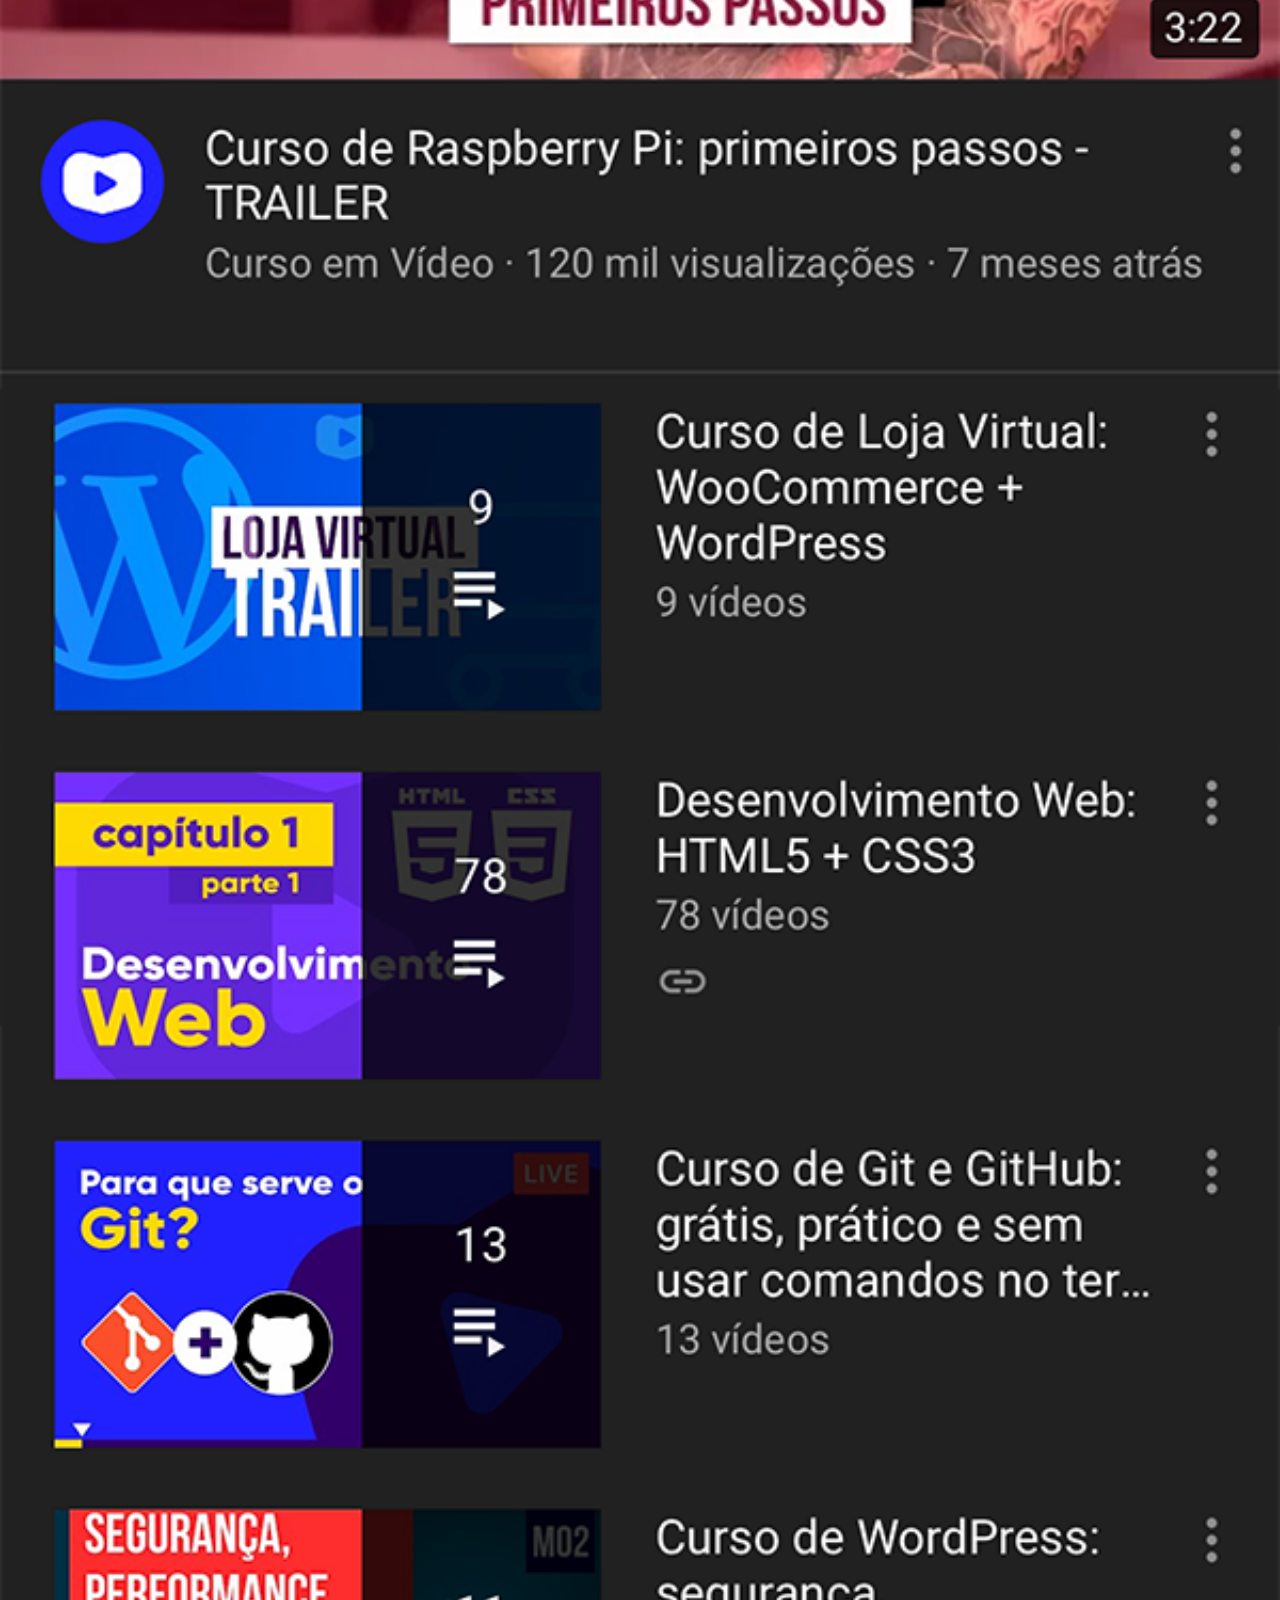
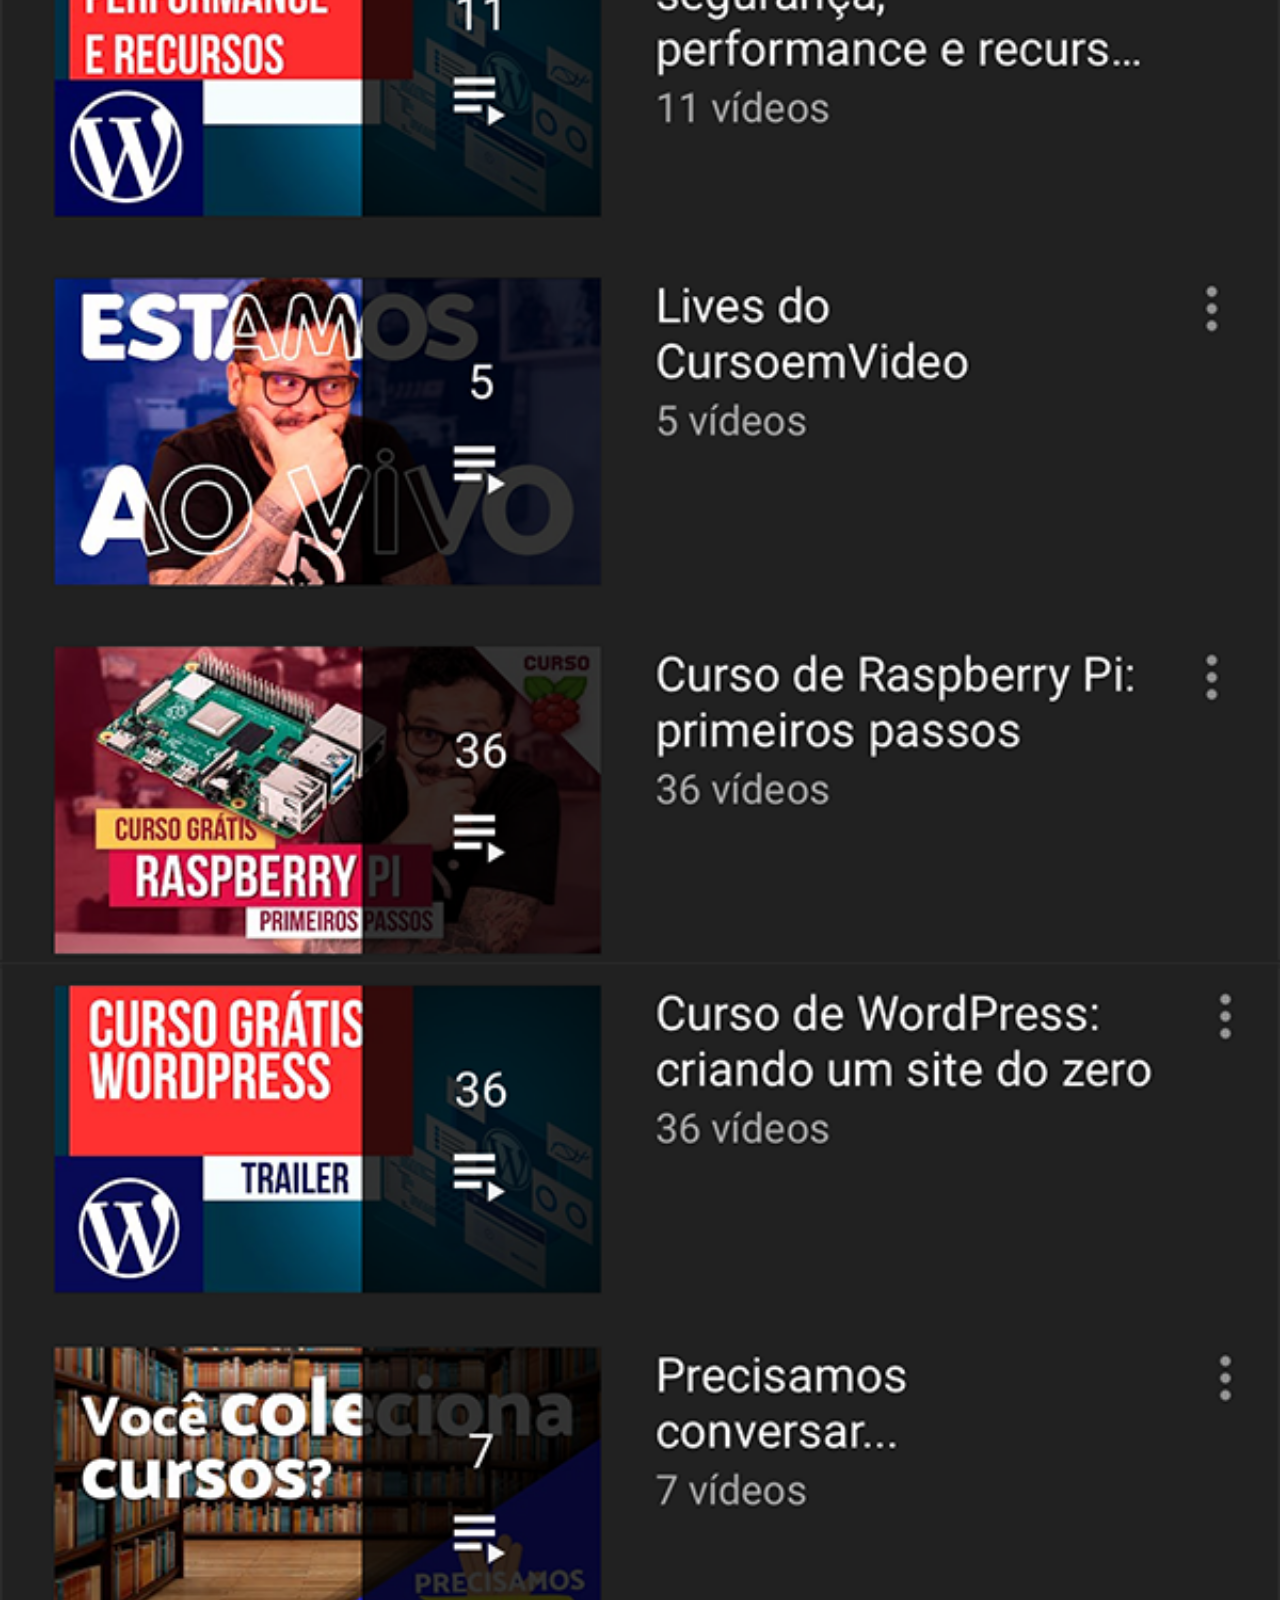
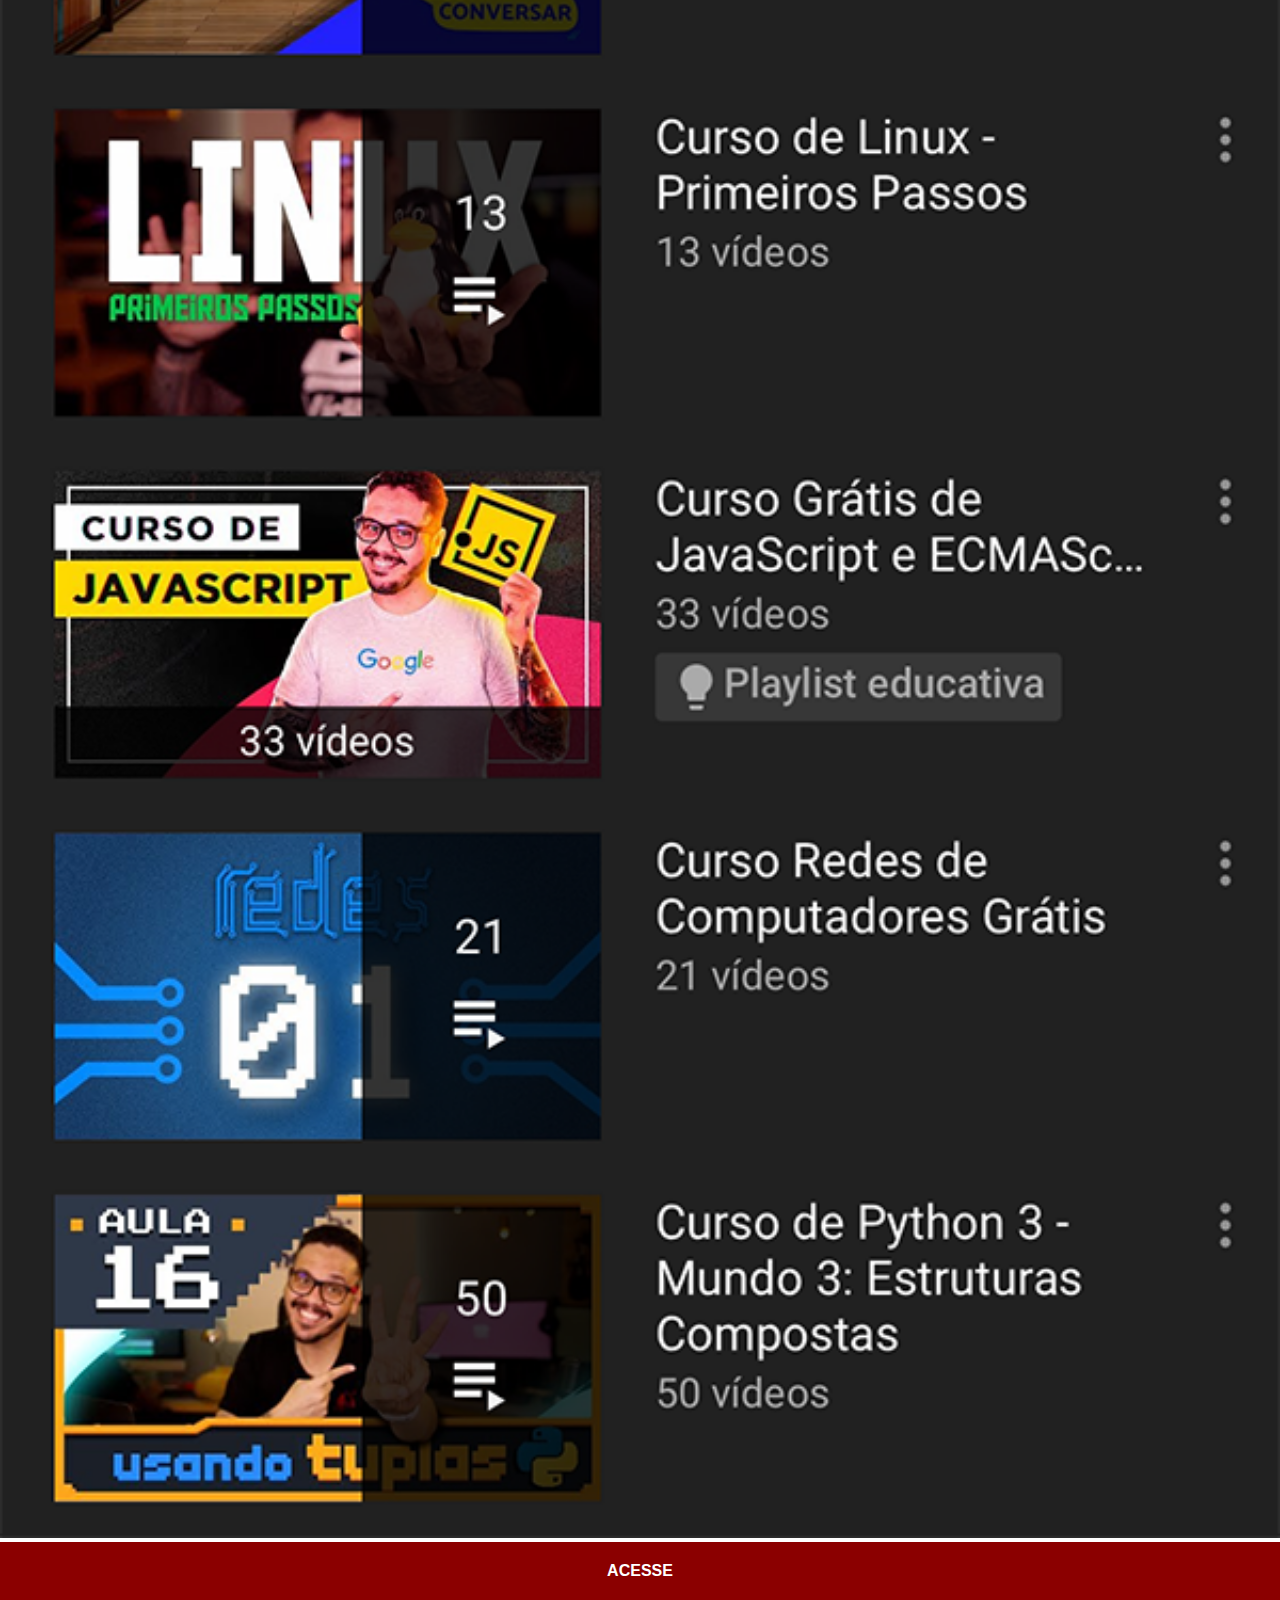
<file: youtube.html>
<!DOCTYPE html>
<html lang="pt-br">
<head>
    <meta charset="UTF-8">
    <meta name="viewport" content="width=device-width, initial-scale=1.0">
    <title>Youtube</title>
    <link rel="stylesheet" href="estilos/social.css">
</head>
<body>
    <img src="imagens/tela-youtube.png" alt="YouTube">
    <a href="https://www.youtube.com/c/CursoemV%C3%ADdeo/playlists" target="_blank">ACESSE</a>
</body>
</html>
</file>
<file: estilos/style.css>
@charset "UTF-8";

* {
    margin: 0px;
    padding: 0px;
    font-family: Arial, Helvetica, sans-serif;
}

html, body {
    height: 100vh;
    width: 100vw;
    background-color: black;
}

body {
    background: url('../imagens/fundo-madeira.jpg') no-repeat top center;
    background-size: cover;
    background-attachment: fixed;
}

main {
    position: relative;
    height: 100vh;
}

section#telefone {
    position: absolute;
    top: 50%;
    left: 50%;
    transform: translate(-50%, -50%);
    height: 627px;
    width: 311px;
    background: url('../imagens/frame-iphone.png') no-repeat;
}

iframe#tela {
    position: relative;
    top: 80px;
    left: 22px;
    width: 267px;
    height: 471px;
}

section#redes-sociais {
    text-align: right;
    
}

section#redes-sociais img {
    width: 50px;
    margin: 10px;
    border-radius: 50%;
    box-shadow: 2px 2px 5px rgba(0, 0, 0, 0.400);
    box-sizing: border-box;
}

section#redes-sociais img:hover {
    border: 2px solid rgba(255, 255, 255, 0.637);
    transform: translate(-2px, -2px);
    box-shadow: 5px 5px 10px rgba(0, 0, 0, 0.605);
    transition: transform 0.3s, border 0.4s;
}
</file>
<file: estilos/social.css>
@charset "UTF-8";

* {
    margin: 0px;
    padding: 0px;
    font-family: Arial, Helvetica, sans-serif;
    
}
::-webkit-scrollbar {
    width: 0px;
    height: 0px;
   
}
img {
    width: 100vw;

}
a {
    display: block;
    background-color: darkred;
    color: white;
    padding: 20px;
    text-align: center;
    font-weight: bolder;
    text-decoration: none;
}

a:hover {
    background-color: red;
}
</file>
